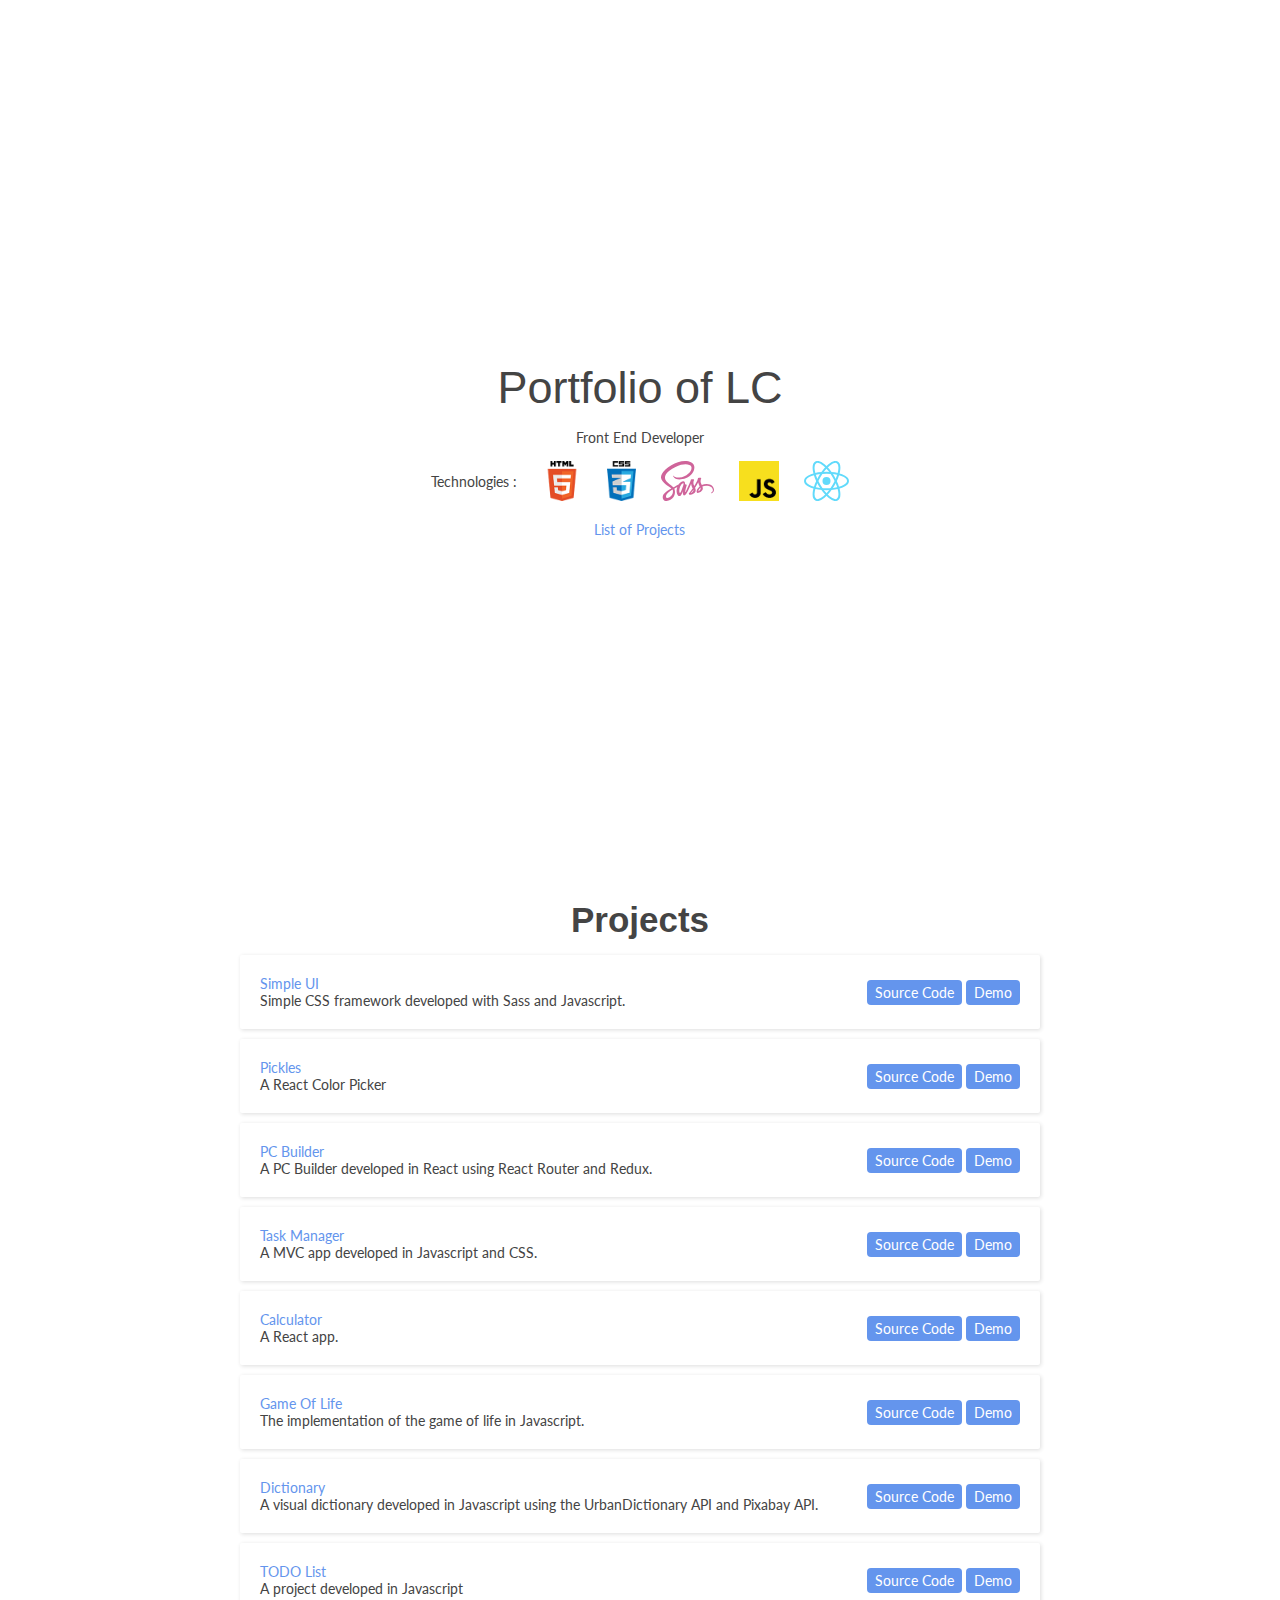
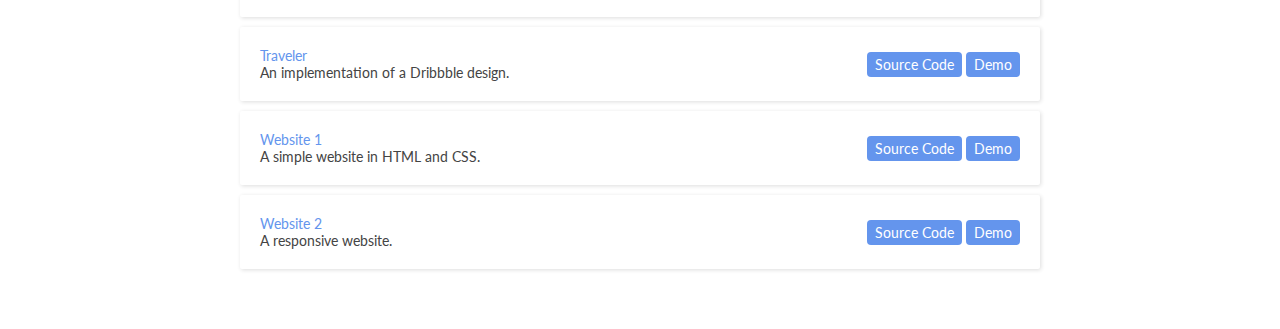
<file: index.html>
<!DOCTYPE html>
<html lang="en">
<head>
    <meta charset="UTF-8">
    <meta name="viewport" content="width=device-width, initial-scale=1.0">
    <meta http-equiv="X-UA-Compatible" content="ie=edge">
    <link rel="stylesheet" href="https://use.fontawesome.com/releases/v5.3.1/css/all.css" integrity="sha384-mzrmE5qonljUremFsqc01SB46JvROS7bZs3IO2EmfFsd15uHvIt+Y8vEf7N7fWAU" crossorigin="anonymous">
    <link href="https://fonts.googleapis.com/css?family=Lato&display=swap" rel="stylesheet">
    <title>Projects</title>
    <style>
        *,
        *::before,
        *::after {
            margin: 0;
            padding: 0;
        }

        body {
            font-family: 'Lato', sans-serif;
            font-size: 14px;
            color: #444;
        }

        h1 {
            font-size: 45px;
            font-family: Haettenschweiler, Impact, 'Arial Narrow Bold', sans-serif;
            font-weight: 500;
        }

        h2 {
            font-size: 35px;
            font-family: Haettenschweiler, Impact, 'Arial Narrow Bold', sans-serif;
        }

        ul {
            list-style: none;
            margin-top: 15px;
            margin-bottom: 50px;
            padding: 0;
            width: 800px;
        }

        li {
            display: flex;
            justify-content: space-between;
            align-items: center;
            padding: 20px;
            margin-bottom: 10px;
            box-shadow: 1px 1px 4px 0 #ddd;
            border-radius: 2px;
        }

        a {
            text-decoration: none;
        }

        .see-more {
            text-align: center;
            color: cornflowerblue;
        }

        .see-more:hover {
            color: rgb(90, 128, 199);
        }   

        .link {
            color: cornflowerblue;
        }

        .link:hover {
            color: rgb(90, 128, 199);
        }

        header {
            height: 100vh;
            display: flex;
            justify-content: center;
            align-items: center;
        }

        .hero {
            padding: 30px;
            display: flex;
            flex-direction: column;
            align-items: center;
        }

        .title {
            margin-top: 15px;
            margin-bottom: 15px;
        }

        .logos {
            display: flex;
            align-items: center;
            margin-bottom: 20px;
        }

        .logos > *:first-child {
            white-space: nowrap;
        }

        .logos > *:not(:first-child) {
            height: 40px;
        }

        .logos > *:not(:last-child) {
            margin-right: 25px;
        }

        main {
            display: flex;
            flex-direction: column;
            align-items: center;
        }

        .btn {
            display: inline-block;
            padding: 4px 8px;
            color: white;
            background-color: cornflowerblue;
            border-radius: 4px;
        }

    </style>
</head>
<body>
    <header>
        <div class="hero">
            <h1>Portfolio of LC</h1>
            <span class="title">Front End Developer</span>
            <div class="logos">
                <span>Technologies :</span>
                <img src="/resourses/img/html5.png" alt="HTML5">
                <img src="/resourses/img/css3.png" alt="CSS3">
                <img src="/resourses/img/sass.svg" alt="Sass">
                <img src="/resourses/img/js.png" alt="Javascript">
                <img src="/resourses/img/react.svg" alt="React">
            </div>
            <a href="#projectslist" class="see-more">
                List of Projects<br>
                <i class="fas fa-chevron-down"></i>
            </a>
        </div>
    </header>
    <main>
        <h2 id="projectslist">Projects</h2>
        <ul>
            <li>
                <div>
                    <a class="link" href="/simpleui">Simple UI</a>
                    <p>Simple CSS framework developed with Sass and Javascript.</p>
                </div>
                <div>
                    <a href="https://github.com/lcprojects/simpleui" class="btn">Source Code</a>
                    <a href="https://lcprojects.github.io/simpleui" class="btn">Demo</a>
                </div>
            </li>
            <li>
                <div>
                    <a class="link" href="/pcbuilder">Pickles</a>
                    <p>A React Color Picker</p>
                </div>
                <div>
                    <a href="https://github.com/lcprojects/pickles" class="btn">Source Code</a>
                    <a href="https://lcprojects.github.io/pickles" class="btn">Demo</a>
                </div>
            </li>
            <li>
                <div>
                    <a class="link" href="/pcbuilder">PC Builder</a>
                    <p>A PC Builder developed in React using React Router and Redux.</p>
                </div>
                <div>
                    <a href="https://github.com/lcprojects/pcbuilder" class="btn">Source Code</a>
                    <a href="https://lcprojects.github.io/pcbuilder" class="btn">Demo</a>
                </div>
            </li>
            <li>
                <div>
                    <a class="link" href="/taskManager">Task Manager</a>
                    <p>A MVC app developed in Javascript and CSS.</p>
                </div>
                <div>
                    <a href="https://github.com/lcprojects/taskManager" class="btn">Source Code</a>
                    <a href="https://lcprojects.github.io/taskManager" class="btn">Demo</a>
                </div>
            </li>
            <li>
                <div>
                    <a class="link" href="/calculator">Calculator</a>
                    <p>A React app.</p>
                </div>
                <div>
                    <a href="https://github.com/lcprojects/calculator" class="btn">Source Code</a>
                    <a href="https://lcprojects.github.io/calculator" class="btn">Demo</a>
                </div>
            </li>
            <li>
                <div>
                    <a class="link" href="/gameOfLife">Game Of Life</a>
                    <p>The implementation of the game of life in Javascript.</p>
                </div>
                <div>
                    <a href="https://github.com/lcprojects/gameOfLife" class="btn">Source Code</a>
                    <a href="https://lcprojects.github.io/gameOfLife" class="btn">Demo</a>
                </div>
            </li>
            <li>
                <div>
                    <a class="link" href="/dictionary">Dictionary</a>
                    <p>A visual dictionary developed in Javascript using the UrbanDictionary API and Pixabay API.</p>
                </div>
                <div>
                    <a href="https://github.com/lcprojects/dictionary" class="btn">Source Code</a>
                    <a href="https://lcprojects.github.io/dictionary" class="btn">Demo</a>
                </div>
            </li>
            <li>
                <div>
                    <a class="link" href="/toDoList">TODO List</a>
                    <p>A project developed in Javascript</p>
                </div>
                <div>
                    <a href="https://github.com/lcprojects/toDoList" class="btn">Source Code</a>
                    <a href="https://lcprojects.github.io/toDoList" class="btn">Demo</a>
                </div>
            </li>
            <li>
                <div>
                    <a class="link" href="/website1">Traveler</a>
                    <p>An implementation of a Dribbble design.</p>
                </div>
                <div>
                    <a href="https://github.com/lcprojects/traveler" class="btn">Source Code</a>
                    <a href="https://lcprojects.github.io/traveler" class="btn">Demo</a>
                </div>
            </li>
            <li>
                <div>
                    <a class="link" href="/website1">Website 1</a>
                    <p>A simple website in HTML and CSS.</p>
                </div>
                <div>
                    <a href="https://github.com/lcprojects/website1" class="btn">Source Code</a>
                    <a href="https://lcprojects.github.io/website1" class="btn">Demo</a>
                </div>
            </li>
            <li>
                <div>
                    <a class="link" href="/website2">Website 2</a>
                    <p>A responsive website.</p>
                </div>
                <div>
                    <a href="https://github.com/lcprojects/website2" class="btn">Source Code</a>
                    <a href="https://lcprojects.github.io/website2" class="btn">Demo</a>
                </div>
            </li>
        </ul>
    </main>
</body>
</html>
</file>
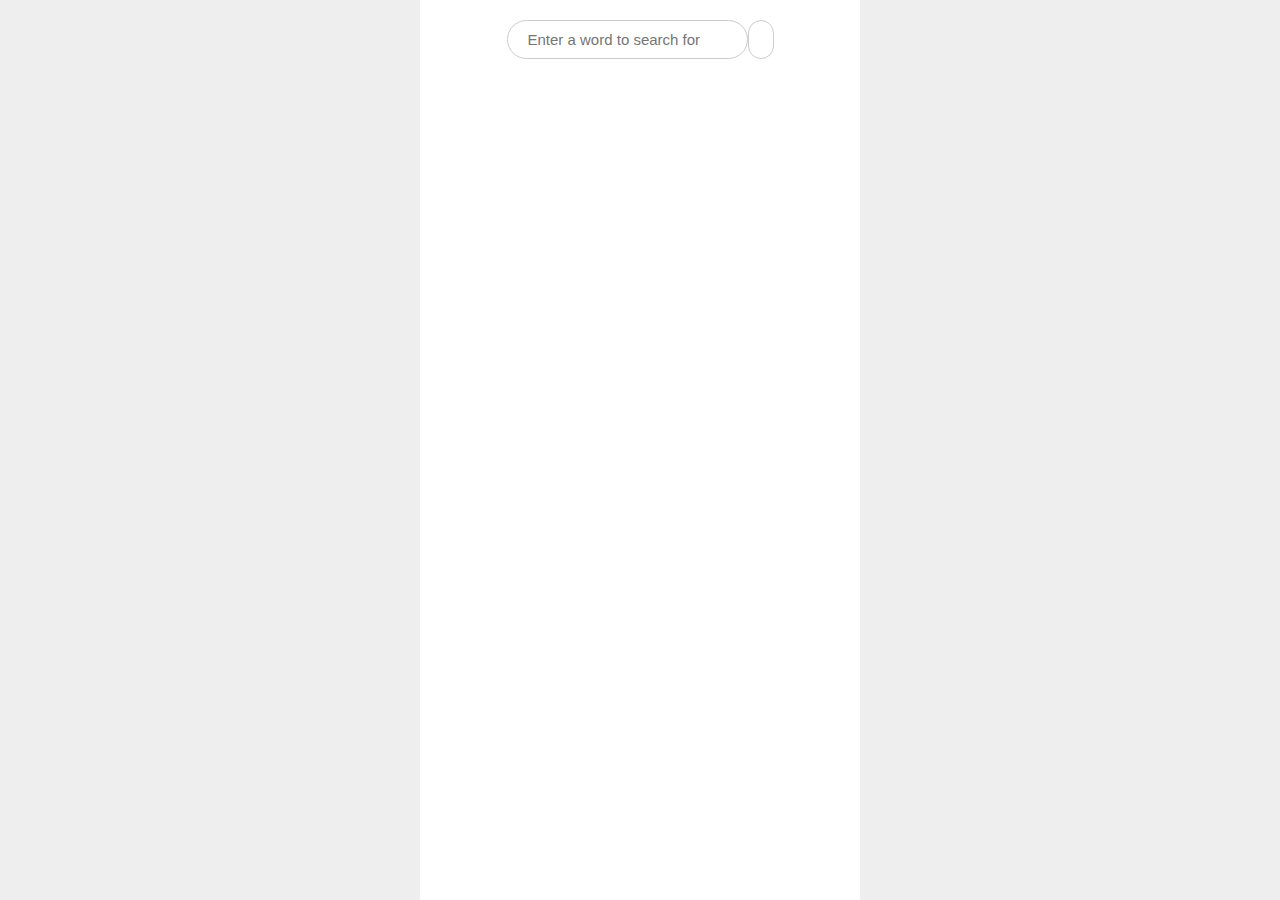
<file: dictionary/index.html>
<!DOCTYPE html>
<html lang="en">
<head>
    <meta charset="UTF-8">
    <meta name="viewport" content="width=device-width, initial-scale=1.0">
    <link href="https://fonts.googleapis.com/css?family=M+PLUS+Rounded+1c:300,400,700" rel="stylesheet">
    <link rel="stylesheet" href="https://use.fontawesome.com/releases/v5.3.1/css/all.css" integrity="sha384-mzrmE5qonljUremFsqc01SB46JvROS7bZs3IO2EmfFsd15uHvIt+Y8vEf7N7fWAU" crossorigin="anonymous">
    <link rel="stylesheet" href="style.css">
    <title>Visual Dictionary</title>
</head>
<body>
    <div class="container">
        <form action="#">
            <input type="text" placeholder="Enter a word to search for">
            <a class="search"><i class="fa fa-search"></i></a>
        </form>
        <figure>
            <a class="arrow left js--left"><i class="fas fa-arrow-left"></i></a>
            <a class="arrow right js--right"><i class="fas fa-arrow-right"></i></a>
            <img alt="word">
        </figure>
        <div class="row">
            <span class="word">Sound</span>
            <!-- <span class="pronounciation">ɪɡ'zæmpəl</span> -->
        </div>
        <div class="row">
            <p class="definition">To be sound: Irish slang. To be sound is a state of existence. It usually refers to someone who willingly does a favour, asked or not, although usually unexpected - Like when you ask for one [rollie] and your given two, or the [bouncer] to an over 21s let's you in when [your 20].\n\nAlternatively, \"sound\" can be used as an adjective to describe a genuine, nice person.</p>
        </div>
        <div class="row">
            <!-- <span class="synonyms-title">Synonyms: </span> -->
            <!-- <span class="synonyms">illustration, instance, representative</span> -->
        </div>
    </div>
    <script src="script.js"></script>
</body>
</html>
</file>
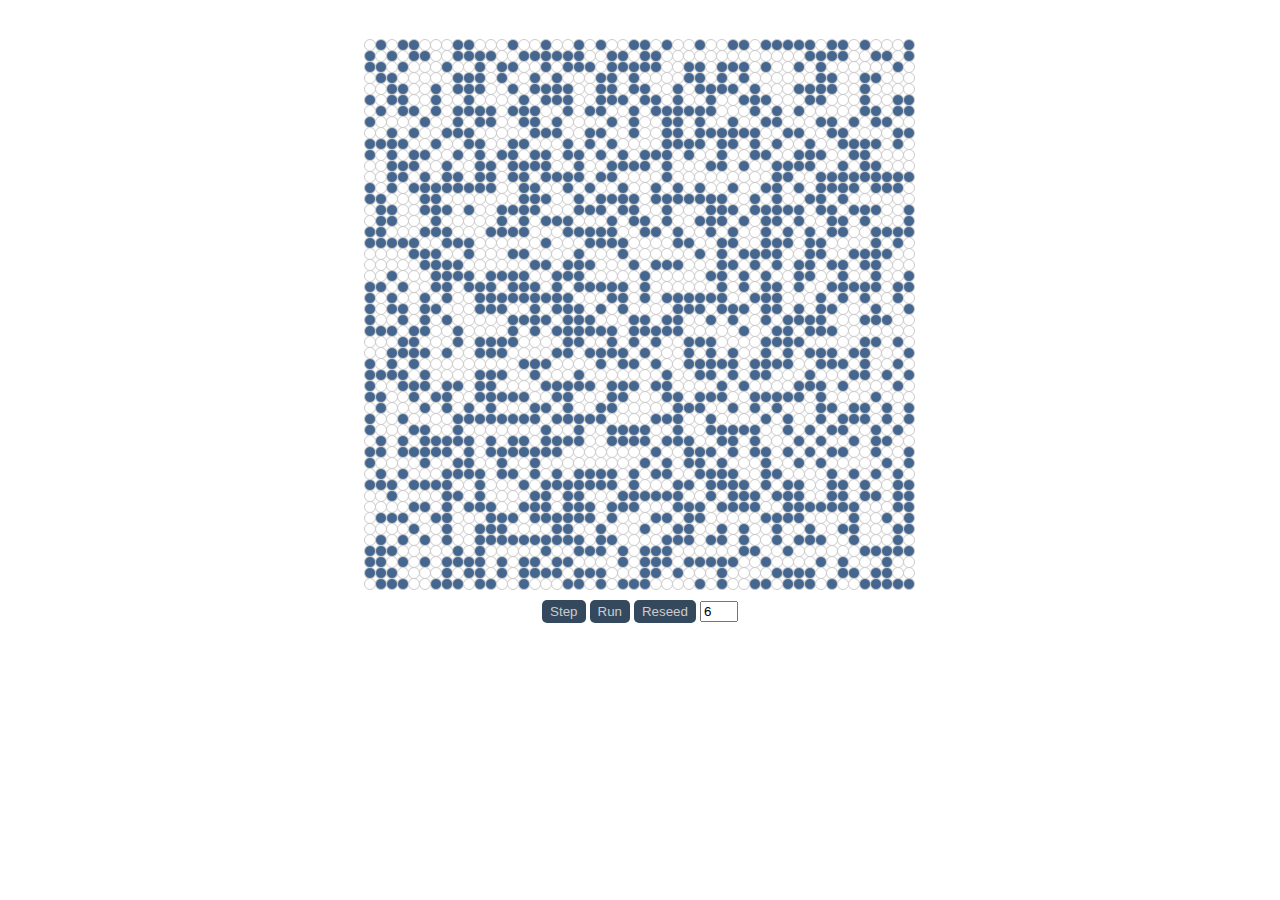
<file: gameOfLife/index.html>
<!DOCTYPE html>
<html lang="en">
<head>
    <meta charset="UTF-8">
    <meta name="viewport" content="width=device-width, initial-scale=1.0">
    <meta http-equiv="X-UA-Compatible" content="ie=edge">
    <link rel="stylesheet" href="style.css">
    <title>Document</title>
</head>
<body>
    <div class="board">
        <div class="cell"></div>
    </div>
    <div class="center">
        <button class="btn btn-step">Step</button>
        <button class="btn btn-run">Run</button>
        <em class="generation"></em>
        <button class="btn btn-restart">Reseed</button>
        <input type="number" value="6" class="input-border" min="0" max="6">
    </div>
    <script src="script.js"></script>
</body>
</html>
</file>
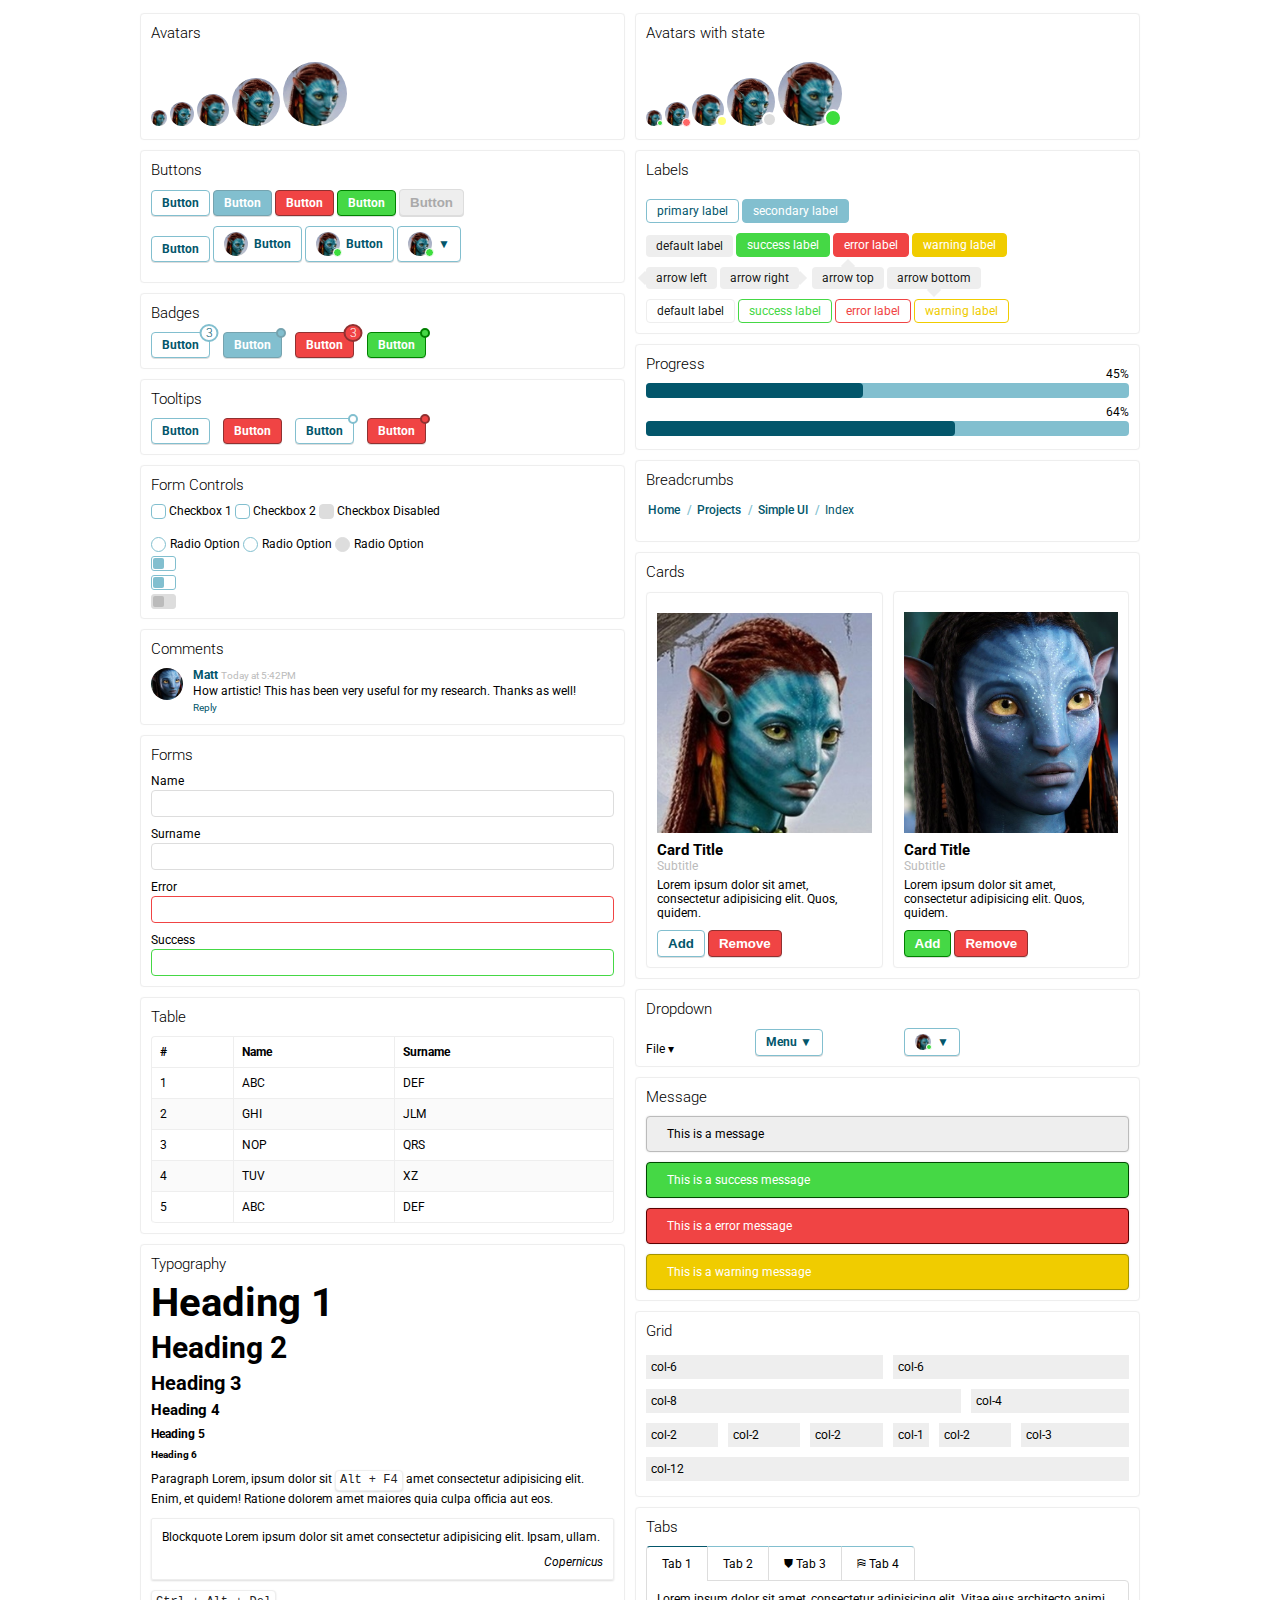
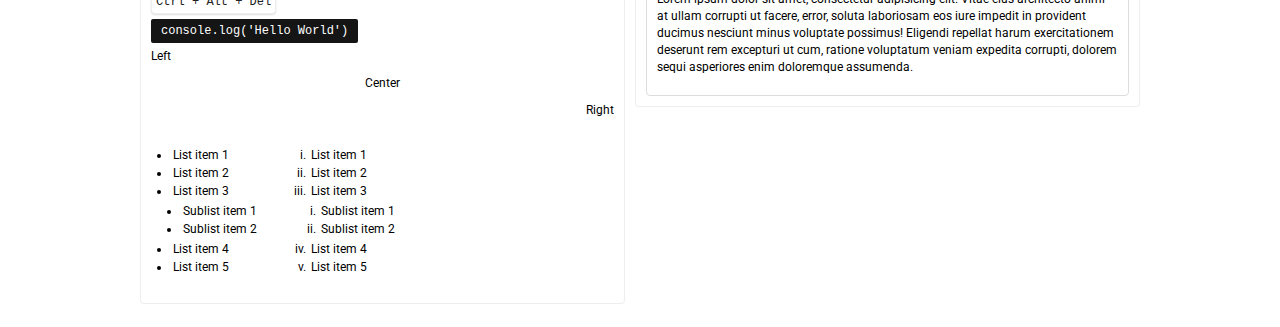
<file: simpleui/index.html>
<!DOCTYPE html>
<html lang="en">
<head>
    <meta charset="UTF-8">
    <meta name="viewport" content="width=device-width, initial-scale=1.0">
    <meta http-equiv="X-UA-Compatible" content="ie=edge">
    <title>Simple UI</title>
    <link rel="stylesheet" href="css/main.css">
    <script src="js/script.js"></script>
</head>
<body>
    <div class="container container-md">

        <div class="columns">
            <div class="col-6">
                <div class="card">
                    <div class="card-header">
                        Avatars
                    </div>
                    <div class="card-body">
                        <div class="avatar avatar-xs">
                            <img src="img/avatar.png" alt="Avatar">
                        </div>
                        <div class="avatar avatar-sm m-t-sm">
                            <img src="img/avatar.png" alt="Avatar">
                        </div>
                        <div class="avatar avatar-md m-t-sm">
                            <img src="img/avatar.png" alt="Avatar">
                        </div>
                        <div class="avatar avatar-lg m-t-sm">
                            <img src="img/avatar.png" alt="Avatar">
                        </div>
                        <div class="avatar avatar-xl m-t-sm">
                            <img src="img/avatar.png" alt="Avatar">
                        </div>
                    </div>
                </div>
                <div class="card">
                    <div class="card-header">
                        Buttons
                    </div>
                    <div class="card-body">
                        <div class="m-b-sm">
                            <a class="btn">Button</a>
                            <a class="btn btn-secondary">Button</a>
                            <a class="btn btn-error">Button</a>
                            <a class="btn btn-success">Button</a>
                            <button class="btn" disabled>Button</button>
                        </div>
                        <div class="m-b-sm">
                            <a class="btn">Button</a>
                            <a class="btn"><div class="avatar"><img src="img/avatar.png"></div>Button</a>
                            <a class="btn"><div class="avatar"><img src="img/avatar.png"><div class="avatar-state online"></div></div>Button</a>
                            <a class="btn"><div class="avatar"><img src="img/avatar.png"><div class="avatar-state online"></div></div>&#9660;</a>
                        </div>
                    </div>
                </div>
                <div class="card">
                    <div class="card-header">
                        Badges
                    </div>
                    <div class="card-body">
                        <a class="btn badge m-r-sm" data-content="3">Button</a>
                        <a class="btn btn-secondary m-r-sm badge">Button</a>
                        <a class="btn btn-error badge m-r-sm" data-content="3">Button</a>
                        <a class="btn btn-success badge m-r-sm">Button</a>
                    </div>
                </div>
                <div class="card">
                    <div class="card-header">
                        Tooltips
                    </div>
                    <div class="card-body">
                        <a class="btn m-r-sm tooltip tooltip-top" data-tooltip="Tooltip Text">Button</a>
                        <a class="btn btn-error m-r-sm tooltip tooltip-bottom" data-tooltip="Tooltip Text">Button</a>
                        <a class="btn m-r-sm badge tooltip tooltip-left" data-tooltip="Tooltip Text">Button</a>
                        <a class="btn btn-error badge m-r-sm tooltip tooltip-right" data-tooltip="Tooltip Text">Button</a>
                    </div>
                </div>
                <div class="card">
                    <div class="card-header">
                        Form Controls
                    </div>
                    <div class="card-body">
                        <label for="checkbox-1" class="checkbox">
                            <input type="checkbox" id="checkbox-1">
                            Checkbox 1
                        </label>
                        <label for="checkbox-2" class="checkbox m-t-sm">
                            <input type="checkbox" id="checkbox-2">
                            Checkbox 2
                        </label>
                        <label for="checkbox-3" class="checkbox m-t-sm">
                            <input type="checkbox" id="checkbox-3" disabled>
                            Checkbox Disabled
                        </label>
                        <br>
                        <br>
                        <label for="radio-1" class="radio">
                            <input type="radio" id="radio-1" name="radio">
                            Radio Option
                        </label>
                        <label for="radio-2" class="radio">
                            <input type="radio" id="radio-2" name="radio">
                            Radio Option
                        </label>
                        <label for="radio-3" class="radio" >
                            <input type="radio" id="radio-3" name="radio" disabled>
                            Radio Option
                        </label>
                        <br>
                        <label for="switch-1" class="switch">
                            <input type="checkbox" id="switch-1">
                        </label>
                        <br>
                        <label for="switch-2" class="switch">
                            <input type="checkbox" id="switch-2">
                        </label>
                        <br>
                        <label for="switch-3" class="switch">
                            <input type="checkbox" id="switch-3" disabled>
                        </label>
                    </div>
                </div>
                <div class="card">
                    <div class="card-header">
                        Comments
                    </div>
                    <div class="card-body">
                        <div class="comments">
                            <div class="comment">
                              <a href="#" class="avatar avatar-md">
                                <img src="img/avatar.jpg">
                              </a>
                              <div class="comment-content">
                                <a href="#" class="comment-author">Matt</a>
                                <span class="comment-date">Today at 5:42PM</span>
                                <div class="comment-text">
                                  How artistic! This has been very useful for my research. Thanks as well!
                                </div>
                                <div class="comment-actions">
                                  <a href="#" class="comment-reply">Reply</a>
                                </div>
                              </div>
                            </div>
                        </div>
                    </div>
                </div>
                <div class="card">
                    <div class="card-header">
                        Forms
                    </div>
                    <div class="card-body">
                        <label class="label-text" for="name">Name</label>
                        <input type="text" class="text-input m-r-sm" name="name" id="name">
                        <label class="label-text m-t-sm" for="surname">Surname</label>
                        <input type="text" class="text-input" name="surname" id="surname">
                        <label class="label-text m-t-sm" for="error">Error</label>
                        <input type="text" class="text-input error" name="error" id="error">
                        <label class="label-text m-t-sm" for="success">Success</label>
                        <input type="text" class="text-input success" name="success" id="success">
                    </div>
                </div>
                <div class="card">
                    <div class="card-header">
                        Table
                    </div>
                    <div class="card-body">
                        <table>
                            <thead>
                                <tr>
                                    <th>#</th>
                                    <th>Name</th>
                                    <th>Surname</th>
                                </tr>
                            </thead>

                            <tbody>
                                <tr>
                                    <td>1</td>
                                    <td>ABC</td>
                                    <td>DEF</td>
                                </tr>
                                <tr>
                                    <td>2</td>
                                    <td>GHI</td>
                                    <td>JLM</td>
                                </tr>
                                <tr>
                                    <td>3</td>
                                    <td>NOP</td>
                                    <td>QRS</td>
                                </tr>
                                <tr>
                                    <td>4</td>
                                    <td>TUV</td>
                                    <td>XZ</td>
                                </tr>
                                <tr>
                                    <td>5</td>
                                    <td>ABC</td>
                                    <td>DEF</td>
                                </tr>
                            </tbody>
                        </table>
                    </div>
                </div>
                <div class="card">
                    <div class="card-header">
                        Typography
                    </div>
                    <div class="card-body">
                        <h1>Heading 1</h1>
                        <h2>Heading 2</h2>
                        <h3>Heading 3</h3>
                        <h4>Heading 4</h4>
                        <h5>Heading 5</h5>
                        <h6>Heading 6</h6>
                        <p>Paragraph Lorem, ipsum dolor sit <kbd>Alt + F4</kbd> amet consectetur adipisicing elit. Enim, et quidem! Ratione dolorem amet maiores quia culpa officia aut eos.</p>
                        <blockquote><p>Blockquote Lorem ipsum dolor sit amet consectetur adipisicing elit. Ipsam, ullam.</p><cite>Copernicus</cite></blockquote>
                        <kbd class="m-b-xs">Ctrl + Alt + Del</kbd>
                        <br>
                        <code class="m-b-xs">console.log('Hello World')</code>
                        <p class="text-left">Left</p>
                        <p class="text-center">Center</p>
                        <p class="text-right">Right</p>
                        <div class="flex-row">
                            <ul>
                                <li>List item 1</li>
                                <li>List item 2</li>
                                <li>List item 3</li>
                                <ul>
                                    <li>Sublist item 1</li>
                                    <li>Sublist item 2</li>
                                </ul>
                                <li>List item 4</li>
                                <li>List item 5</li>
                            </ul>
                            <ul class="lower-roman">
                                <li>List item 1</li>
                                <li>List item 2</li>
                                <li>List item 3</li>
                                <ul>
                                    <li>Sublist item 1</li>
                                    <li>Sublist item 2</li>
                                </ul>
                                <li>List item 4</li>
                                <li>List item 5</li>
                            </ul>
                        </div>
                    </div>
                </div>


            </div>
            <div class="col-6">
                <div class="card">
                    <div class="card-header">
                        Avatars with state
                    </div>
                    <div class="card-body">
                        <div class="avatar avatar-xs">
                            <img src="img/avatar.png" alt="Avatar">
                            <div class="avatar-state online"></div>
                        </div>
                        <div class="avatar avatar-sm m-t-sm">
                            <img src="img/avatar.png" alt="Avatar">
                            <div class="avatar-state busy"></div>
                        </div>
                        <div class="avatar avatar-md m-t-sm">
                            <img src="img/avatar.png" alt="Avatar">
                            <div class="avatar-state away"></div>
                        </div>
                        <div class="avatar avatar-lg m-t-sm">
                            <img src="img/avatar.png" alt="Avatar">
                            <div class="avatar-state offline"></div>
                        </div>
                        <div class="avatar avatar-xl m-t-sm">
                            <img src="img/avatar.png" alt="Avatar">
                            <div class="avatar-state online"></div>
                        </div>
                    </div>
                </div>
                <div class="card">
                    <div class="card-header">
                        Labels
                    </div>
                    <div class="card-body">
                        <div class="label label-primary m-t-sm">primary label</div>
                        <div class="label label-secondary m-t-sm">secondary label</div>
                        <br>
                        <div class="label m-t-sm">default label</div>
                        <div class="label label-success m-t-sm">success label</div>
                        <div class="label label-error m-t-sm">error label</div>
                        <div class="label label-warning m-t-sm">warning label</div>
                        <br>
                        <div class="label m-t-sm arrow-left">arrow left</div>
                        <div class="label m-t-sm arrow-right m-r-sm">arrow right</div>
                        <div class="label m-t-sm arrow-top">arrow top</div>
                        <div class="label m-t-sm arrow-bottom">arrow bottom</div>
                        <br>
                        <div class="label label-border m-t-sm">default label</div>
                        <div class="label label-success label-border m-t-sm">success label</div>
                        <div class="label label-error label-border m-t-sm">error label</div>
                        <div class="label label-warning label-border m-t-sm">warning label</div>
                    </div>
                </div>
                <div class="card">
                    <div class="card-header">
                        Progress
                    </div>
                    <div class="card-body">
                        <div class="progress" data-percentage="45%">
                            <div class="progress-bar"></div>
                            <div class="progress-label">45%</div>
                        </div>
                        <div class="progress m-t-md" data-percentage="64%">
                            <div class="progress-bar"></div>
                            <div class="progress-label">64%</div>
                        </div>
                    </div>
                </div>
                <div class="card">
                    <div class="card-header">
                        Breadcrumbs
                    </div>
                    <div class="card-body">
                        <ul class="breadcrumbs">
                            <li class="breadcrumb"><a href="#">Home</a></li>
                            <li class="breadcrumb"><a href="#">Projects</a></li>
                            <li class="breadcrumb"><a href="#">Simple UI</a></li>
                            <li class="breadcrumb">Index</li>
                        </ul>
                    </div>
                </div>
                <div class="card">
                    <div class="card-header">
                        Cards
                    </div>
                    <div class="card-body flex-row">
                        <div class="card card-mini m-r-sm">
                            <div class="card-header">
                            </div>
                            <div class="card-body">
                                <img src="img/avatar.png" alt="Avatar">
                                <div class="card-title">Card Title</div>
                                <div class="card-subtitle">Subtitle</div>
                                Lorem ipsum dolor sit amet, consectetur adipisicing elit. Quos, quidem.
                            </div>
                            <div class="card-footer">
                                <button class="btn">Add</button>
                                <button class="btn btn-error">Remove</button>
                            </div>
                        </div>
                        <div class="card card-mini">
                            <div class="card-header">
                            </div>
                            <div class="card-body">
                                <img src="img/avatar.jpg" alt="Avatar">
                                <div class="card-title">Card Title</div>
                                <div class="card-subtitle">Subtitle</div>
                                Lorem ipsum dolor sit amet, consectetur adipisicing elit. Quos, quidem.
                            </div>
                            <div class="card-footer">
                                <button class="btn btn-success">Add</button>
                                <button class="btn btn-error">Remove</button>
                            </div>
                        </div>
                    </div>
                </div>
                <div class="card">
                    <div class="card-header">
                        Dropdown
                    </div>
                    <div class="card-body">
                        <div class="dropdown">
                            <div class="dropdown-trigger">File &#9662;</div>
                            <div class="dropdown-menu">
                                <div class="dropdown-item">New</div>
                                <div class="dropdown-item">New Window</div>
                                <div class="dropdown-separator"></div>
                                <div class="dropdown-item">Open File</div>
                                <div class="dropdown-item">Open Folder</div>
                                <div class="dropdown-item">Save</div>
                                <div class="dropdown-item">Save All</div>
                                <div class="dropdown-separator"></div>
                                <div class="dropdown-item">Exit</div>
                            </div>
                        </div>
                        &nbsp;&nbsp;&nbsp;&nbsp;&nbsp;&nbsp;&nbsp;&nbsp;&nbsp;&nbsp;&nbsp;&nbsp;
                        &nbsp;&nbsp;&nbsp;&nbsp;&nbsp;&nbsp;&nbsp;&nbsp;&nbsp;&nbsp;&nbsp;&nbsp;
                        <div class="dropdown">
                            <div class="dropdown-trigger"><a class="btn">Menu &#9660;</a></div>
                            <div class="dropdown-menu">
                                <div class="dropdown-item">New</div>
                                <div class="dropdown-item">New Window</div>
                                <div class="dropdown-separator"></div>
                                <div class="dropdown-item">Open File</div>
                                <div class="dropdown-item">Open Folder</div>
                                <div class="dropdown-item">Save</div>
                                <div class="dropdown-item">Save All</div>
                                <div class="dropdown-separator"></div>
                                <div class="dropdown-item">Exit</div>
                            </div>
                        </div>
                        &nbsp;&nbsp;&nbsp;&nbsp;&nbsp;&nbsp;&nbsp;&nbsp;&nbsp;&nbsp;&nbsp;&nbsp;
                        &nbsp;&nbsp;&nbsp;&nbsp;&nbsp;&nbsp;&nbsp;&nbsp;&nbsp;&nbsp;&nbsp;&nbsp;
                        <div class="dropdown">
                            <div class="dropdown-trigger">
                                <a class="btn">
                                    <div class="avatar avatar-xs">
                                        <img src="img/avatar.png">
                                        <div class="avatar-state online"></div>
                                    </div>
                                    &#9660;
                                </a>
                            </div>
                            <div class="dropdown-menu">
                                <div class="dropdown-item">Online</div>
                                <div class="dropdown-item">Busy</div>
                                <div class="dropdown-item">Away</div>
                                <div class="dropdown-item">Offline</div>
                                <div class="dropdown-separator"></div>
                                <div class="dropdown-item">Sign out</div>
                            </div>
                        </div>
                    </div>
                </div>
                <div class="card">
                    <div class="card-header">
                        Message
                    </div>
                    <div class="card-body">
                        <div class="message">This is a message</div>
                        <div class="message message-success m-t-sm">This is a success message</div>
                        <div class="message message-error m-t-sm">This is a error message</div>
                        <div class="message message-warning m-t-sm">This is a warning message</div>
                    </div>
                </div>
                <div class="card">
                    <div class="card-header">
                        Grid
                    </div>
                    <div class="card-body">
                        <div class="container">
                            <div class="columns">
                                <div class="col-6 p-a-xs flex-row bg-gray">col-6</div>
                                <div class="col-6 p-a-xs flex-row bg-gray">col-6</div>
                            </div>
                            <div class="columns">
                                <div class="col-8 p-a-xs flex-row bg-gray">col-8</div>
                                <div class="col-4 p-a-xs flex-row bg-gray">col-4</div>
                            </div>
                            <div class="columns">
                                <div class="col-2 p-a-xs flex-row bg-gray">col-2</div>
                                <div class="col-2 p-a-xs flex-row bg-gray">col-2</div>
                                <div class="col-2 p-a-xs flex-row bg-gray">col-2</div>
                                <div class="col-1 p-a-xs flex-row bg-gray">col-1</div>
                                <div class="col-2 p-a-xs flex-row bg-gray">col-2</div>
                                <div class="col-3 p-a-xs flex-row bg-gray">col-3</div>
                            </div>
                            <div class="columns">
                                <div class="col-12 p-a-xs flex-row bg-gray">col-12</div>
                            </div>
                        </div>
                    </div>
                </div>

                <div class="card">
                    <div class="card-header">
                        Tabs
                    </div>
                    <div class="card-body">
                        <div class="tab">
                            <div class="tab-h">
                                <div class="tab-h-item active">Tab 1</div>
                                <div class="tab-h-item">Tab 2</div>
                                <div class="tab-h-item">&#9930; Tab 3</div>
                                <div class="tab-h-item">&#9983; Tab 4</div>
                            </div>
                            <div class="tab-b">
                                <div class="tab-b-item active"><p>Lorem ipsum dolor sit amet, consectetur adipisicing elit. Vitae eius architecto animi at ullam corrupti ut facere, error, soluta laboriosam eos iure impedit in provident ducimus nesciunt minus voluptate possimus! Eligendi repellat harum exercitationem deserunt rem excepturi ut cum, ratione voluptatum veniam expedita corrupti, dolorem sequi asperiores enim doloremque assumenda.</p></div>
                                <div class="tab-b-item">Lorem ipsum dolor sit amet, consectetur adipisicing elit. Impedit, facilis? 2</div>
                                <div class="tab-b-item">Lorem ipsum dolor sit amet, consectetur adipisicing elit. Impedit, facilis? 3</div>
                                <div class="tab-b-item">Lorem ipsum dolor sit amet, consectetur adipisicing elit. Impedit, facilis? 4</div>
                            </div>
                        </div>
                    </div>
                </div>


            </div>
        </div>
    </div>
</body>
</html>
</file>
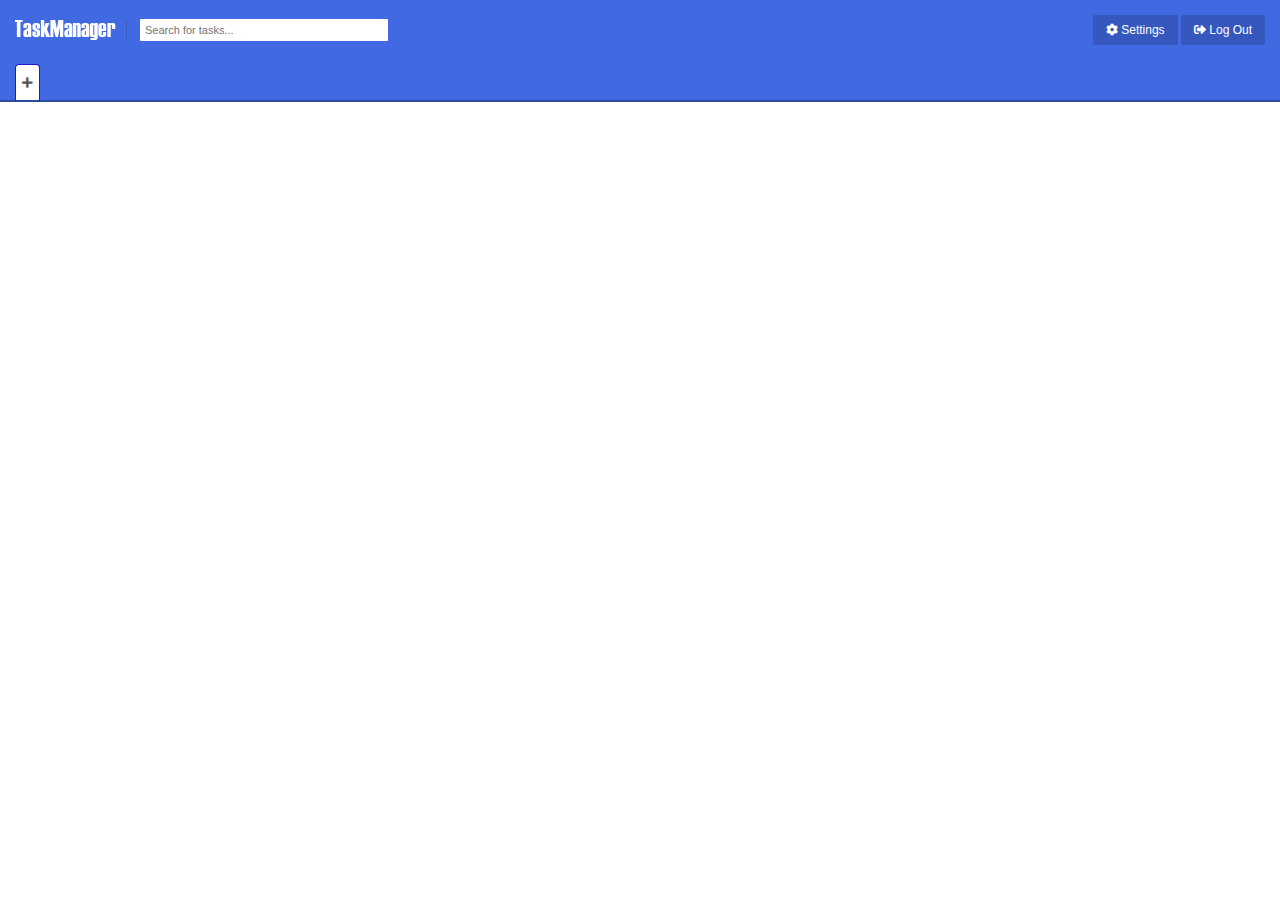
<file: taskManager/index.html>
<!DOCTYPE html>
<html lang="en">
<head>
    <meta charset="UTF-8">
    <meta name="viewport" content="width=device-width, initial-scale=1.0">
    <meta http-equiv="X-UA-Compatible" content="ie=edge">
    <link rel="stylesheet" href="css/fontawesome.min.css">
    <link href="https://fonts.googleapis.com/css?family=Lato|Montserrat:500,600,700,800,900" rel="stylesheet">
    <link rel="stylesheet" href="css/style.css">
    <script src="js/index.js" type="module"></script>
    <title>Task Manager</title>
</head>
<body>

    <div class="popup-box hide" id="create-project-popup">
        <div class="bg-overlay"></div>        
        <div class="popup-content">
            <div class="popup-header">
                Create A New Project
            </div>
            <div class="popup-body">
                <label class="label-text" for="project-name">Name</label>
                <input class="text-input" type="text" name="" id="project-name">
                <label class="label-text m-t-md" for="project-description">Description</label>
                <textarea class="textarea" name="" rows="6" id="project-description"></textarea>
                <div class="text-right m-t-md">
                    <a class="btn btn-secondary close">Cancel</a>
                    <a class="btn" id="create-project--js">Create</a>
                </div>
            </div>
        </div>
    </div>
    
    <div class="popup-box hide" id="add-column-popup">
        <div class="bg-overlay"></div>        
        <div class="popup-content">
            <div class="popup-header">
                Add a New Column
            </div>
            <div class="popup-body">
                <label class="label-text" for="column-name">Name</label>
                <input class="text-input" type="text" name="" id="column-name">
                <div class="text-right m-t-md">
                    <a class="btn btn-secondary close">Cancel</a>
                    <a class="btn" id="create-column--js">Create</a>
                </div>
            </div>
        </div>
    </div>

    <header>
        <div class="header-bar">
            <div class="row">
                <img class="logo" src="img/logo.png" alt="TaskManager">
                <div class="search">
                    <input type="search" value="" placeholder="Search for tasks...">
                </div>
                <div class="actions">
                    <a href="#" class="btn"><i class="fas fa-cog"></i> Settings</a>
                    <a href="#" class="btn"><i class="fas fa-sign-out-alt"></i> Log Out</a>
                </div>
            </div>
            <div class="tabs">
                <ul class="tab-header">
                </ul>
            </div>
        </div>
    </header>
    <main>
        <div class="project-content">
        </div>
    </main>
</body>
</html>
</file>
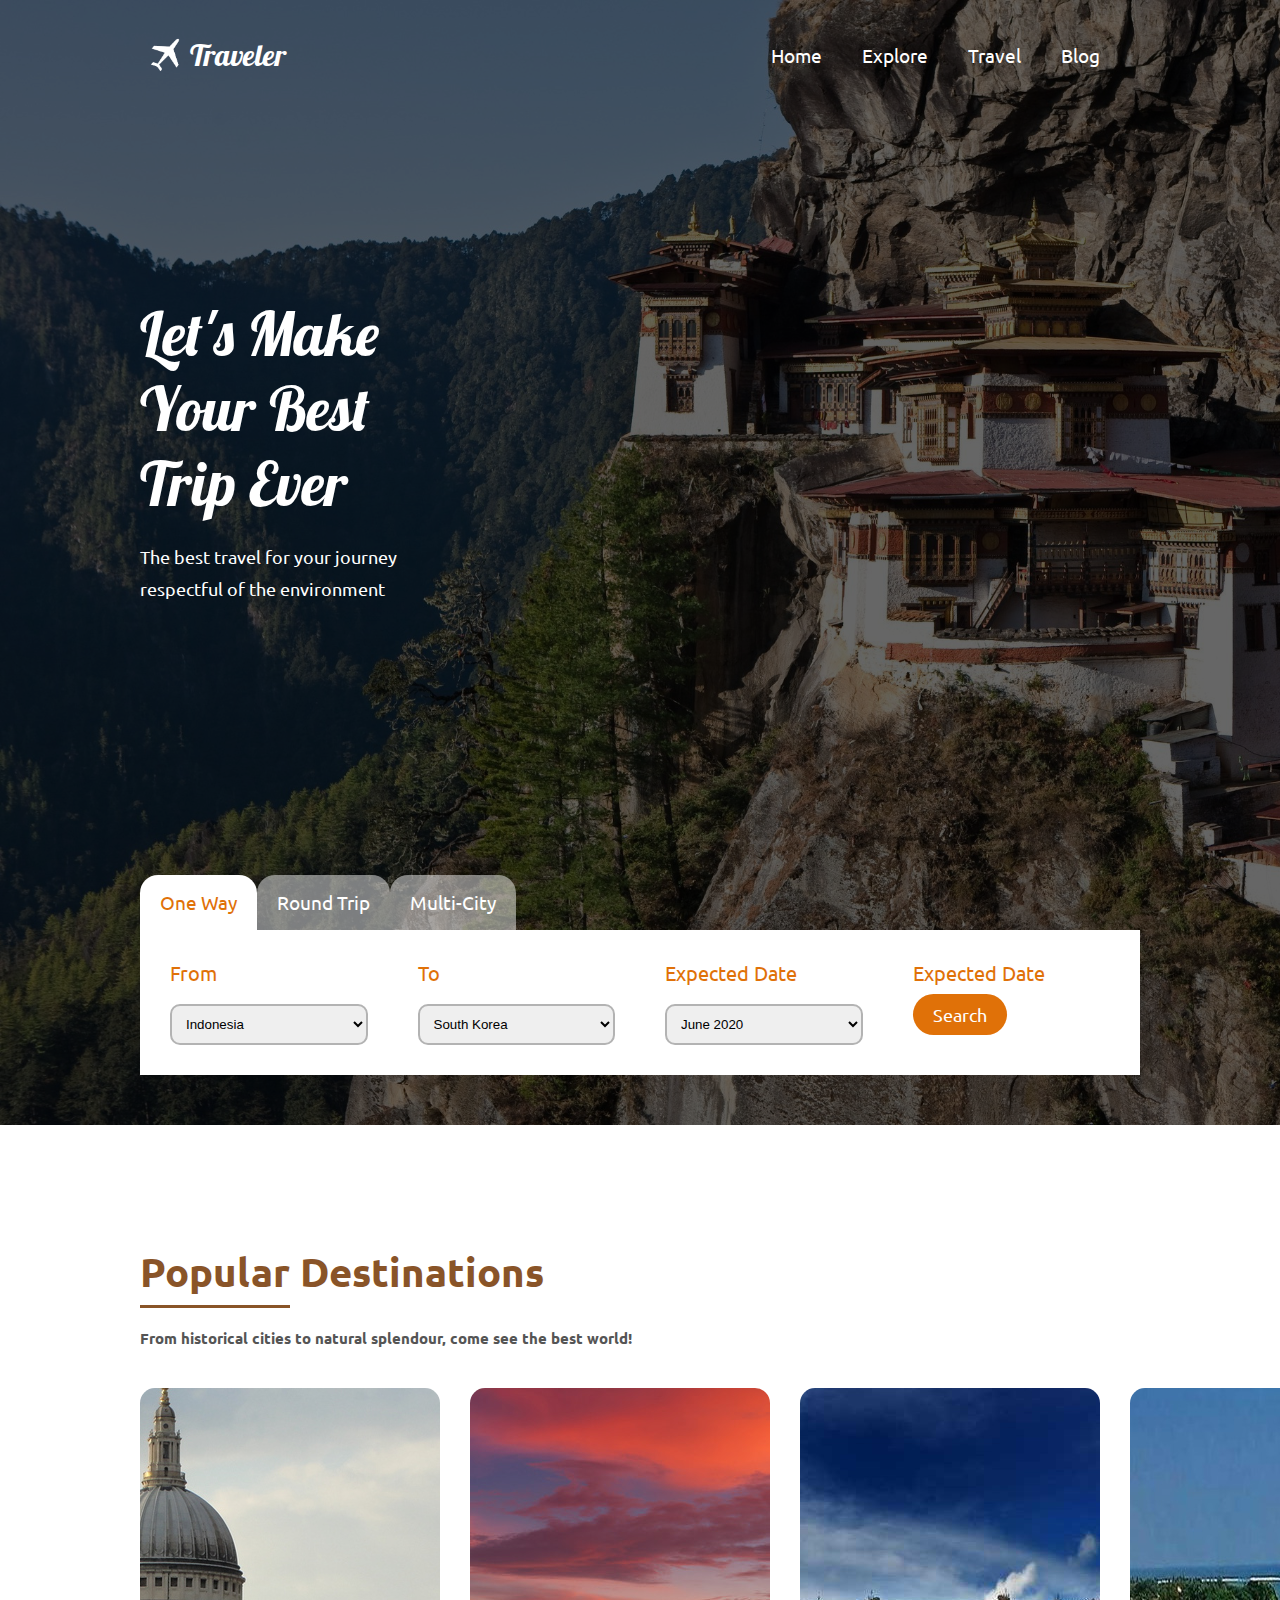
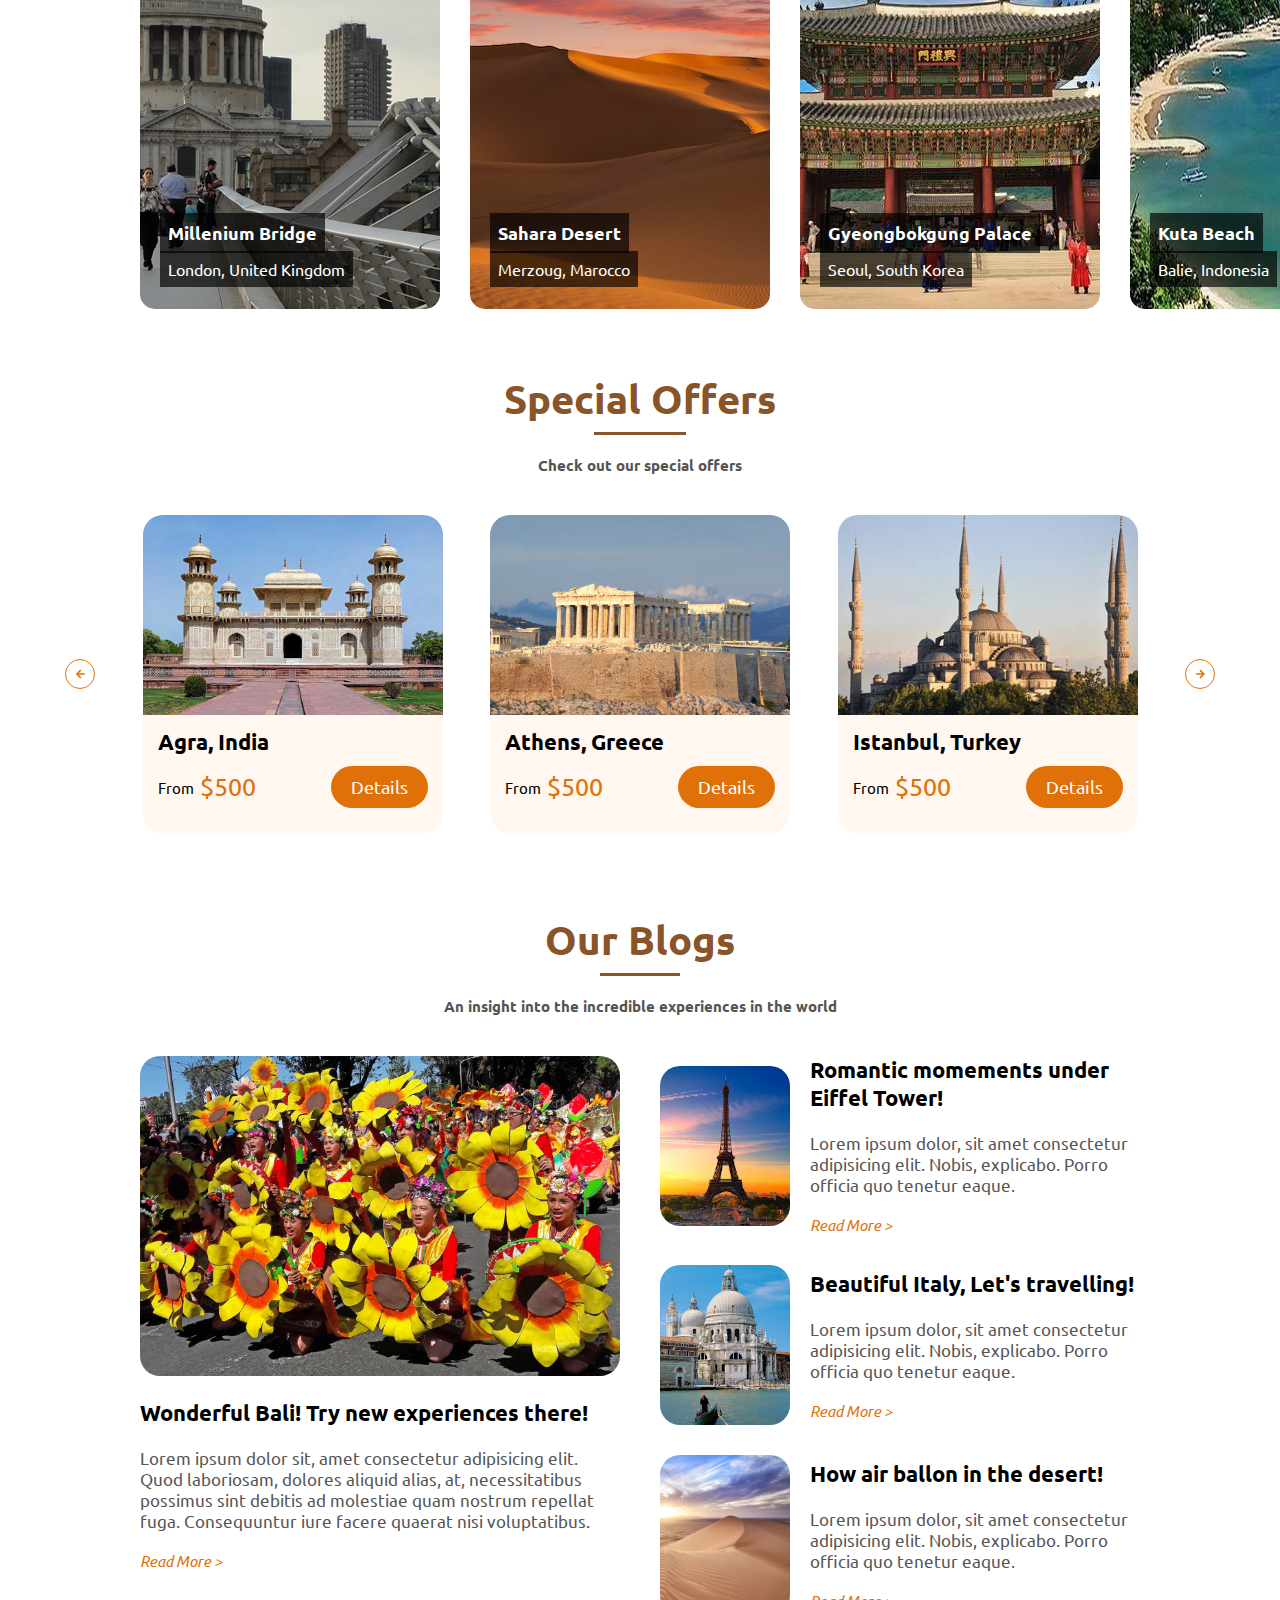
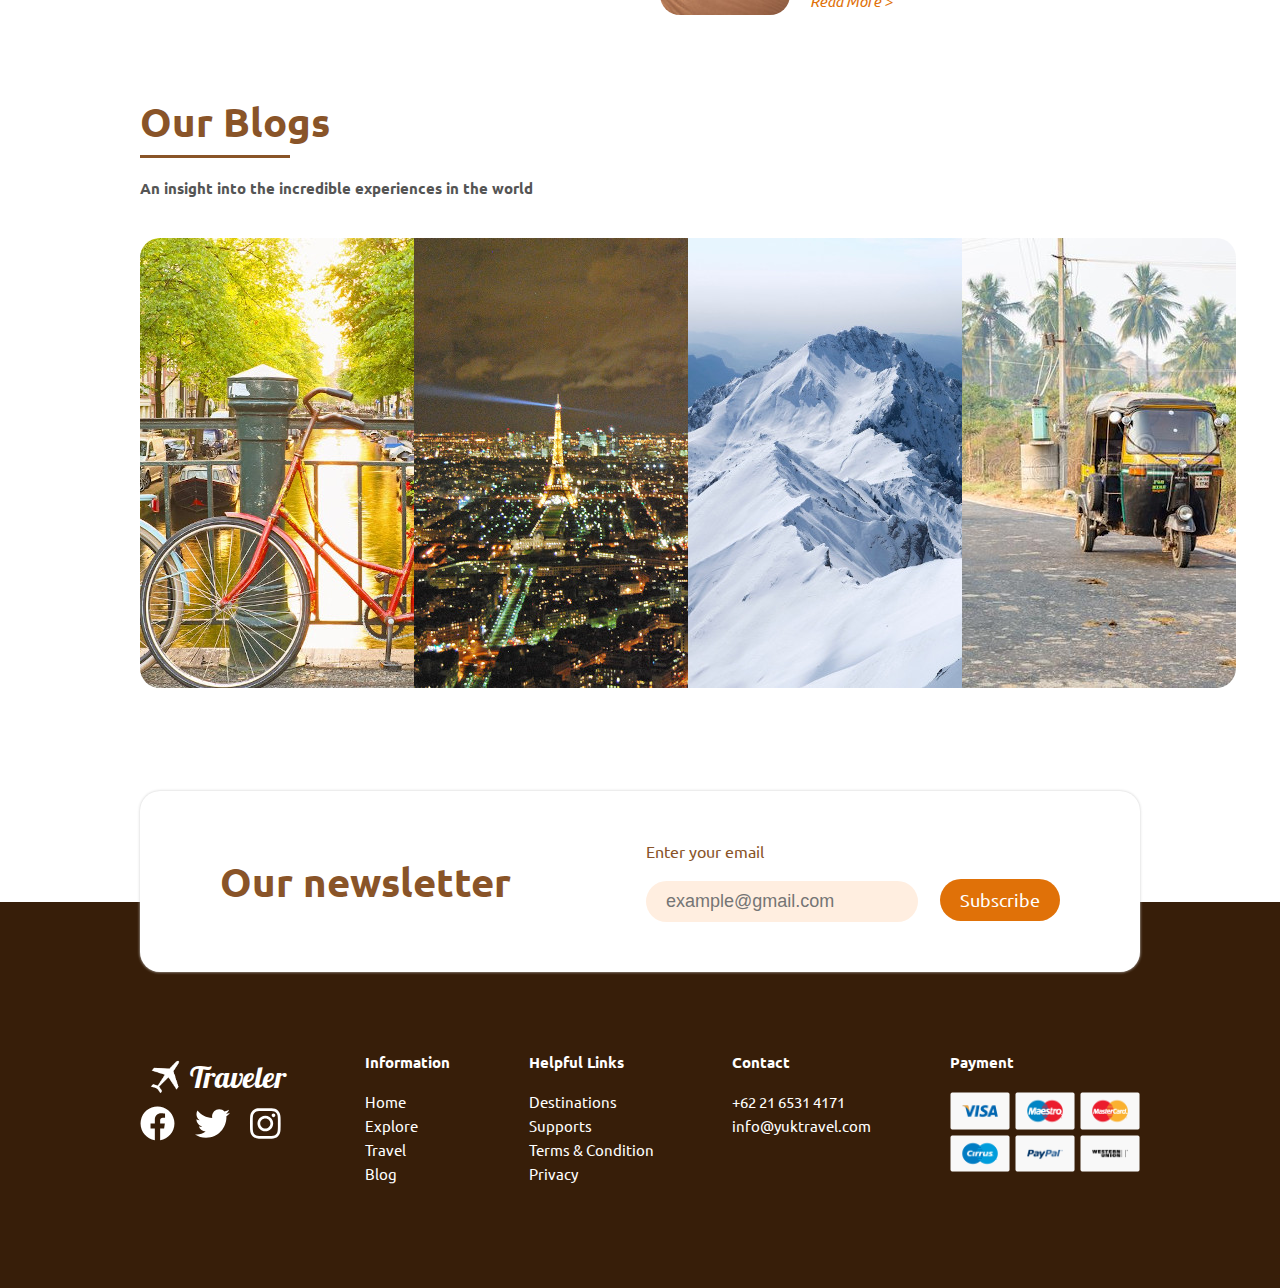
<file: traveler/index.html>
<!DOCTYPE html>
<html lang="en">
<head>
    <meta charset="UTF-8">
    <meta name="viewport" content="width=device-width, initial-scale=1.0">
    <title>Traveler</title>
    <link href="https://fonts.googleapis.com/css2?family=Ubuntu&display=swap" rel="stylesheet">
    <link href="https://fonts.googleapis.com/css2?family=Lobster&display=swap" rel="stylesheet">
    <link rel="stylesheet" href="css/style.css">
    <script src="js/all.min.js"></script>
</head>
<body>
    <header class="header overlay">
        <div class="header-container">
            <div class="top-bar">
                <div class="logo-box">
                    <img src="img/logo.png" alt="Logo" class="logo">
                    <div class="app-name">traveler</div>
                </div>
                <nav class="nav">
                    <ul class="nav-menu">
                        <li><a href="#" class="nav-links">Home</a></li>
                        <li><a href="#" class="nav-links">Explore</a></li>
                        <li><a href="#" class="nav-links">Travel</a></li>
                        <li><a href="#" class="nav-links">Blog</a></li>
                    </ul>
                </nav>
            </div>
            <div class="hero-box">
                <div class="hero-text">Let's make your best trip ever</div>
                <div class="hero-subtext">The best travel for your journey respectful of the environment</div>
            </div>
            <div class="planner">
                <div class="tabs">
                    <div class="tabs-header">
                        <div class="tabs-header-item active">One Way</div>
                        <div class="tabs-header-item">Round Trip</div>
                        <div class="tabs-header-item">Multi-City</div>
                    </div>
                    <div class="tabs-body">
                        <div class="tabs-body-item active">
                            <div class="cols">
                                <div class="col-1-4">
                                    <label for="from">From</label>
                                    <select id="from">
                                        <option value="indonesia">Indonesia</option>
                                    </select>
                                </div>
                                <div class="col-1-4">
                                    <label for="from">To</label>
                                    <select id="from">
                                        <option value="south korea">South Korea</option>
                                    </select>
                                </div>
                                <div class="col-1-4">
                                    <label for="from">Expected Date</label>
                                    <select id="from">
                                        <option value="june2020">June 2020</option>
                                    </select>
                                </div>
                                <div class="col-1-4">
                                    <label for="from">Expected Date</label>
                                    <a href="#" class="button">Search</a>
                                </div>
                            </div>
                        </div>
                    </div>
                </div>
            </div>
        </div>
    </header>
    
    <section class="destinations">
        <div class="destinations-container">
            <div class="section-header">
                <div class="title">Popular Destinations</div>
                <p class="subtitle">From historical cities to natural splendour, come see the best world!</p>
            </div>
            <div class="section-body">
                <div class="slider">
                    <div class="slider-item"><img src="img/millenium-bridge.jpg" alt=""><div class="name">Millenium Bridge</div><div class="location">London, United Kingdom</div></div>
                    <div class="slider-item"><img src="img/./sahara-desert.jpg" alt=""><div class="name">Sahara Desert</div><div class="location">Merzoug, Marocco</div></div>
                    <div class="slider-item"><img src="img/gyeongbokgung-palace.jpg" alt=""><div class="name">Gyeongbokgung Palace</div><div class="location">Seoul, South Korea</div></div>
                    <div class="slider-item"><img src="img/kuta-beach.jpg" alt=""><div class="name">Kuta Beach</div><div class="location">Balie, Indonesia</div></div>
                </div>
            </div>
        </div>
    </section>
    
    <section class="special-offers">
        <div class="special-offers-container">
            <div class="section-header">
                <div class="title title-center">Special Offers</div>
                <p class="subtitle subtitle-center">Check out our special offers</p>
            </div>
            <div class="cards-slider">
                <div class="card-arrow"><i class="fas fa-arrow-left"></i></div>
                <div class="card">
                    <img src="img/agra.jpg" alt="Agra, India" class="card-image">
                    <p class="card-title">Agra, India</p>
                    <div class="stars">
                        <div class="star"></div>
                        <div class="star"></div>
                        <div class="star"></div>
                        <div class="star"></div>
                        <div class="star"></div>
                    </div>
                    <div class="card-footer">
                        From <div class="price">&nbsp;$500</div>
                        <a href="#" class="button">Details</a>
                    </div>
                </div>
                <div class="card">
                    <img src="img/athens.jpg" alt="Athens, Greece" class="card-image">
                    <p class="card-title">Athens, Greece</p>
                    <div class="stars">
                        <div class="star"></div>
                        <div class="star"></div>
                        <div class="star"></div>
                        <div class="star"></div>
                        <div class="star"></div>
                    </div>
                    <div class="card-footer">
                        From <div class="price">&nbsp;$500</div>
                        <a href="#" class="button">Details</a>
                    </div>
                </div>
                <div class="card">
                    <img src="img/istanbul.jpg" alt="Istanbul, Turkey" class="card-image">
                    <p class="card-title">Istanbul, Turkey</p>
                    <div class="stars">
                        <div class="star"></div>
                        <div class="star"></div>
                        <div class="star"></div>
                        <div class="star"></div>
                        <div class="star"></div>
                    </div>
                    <div class="card-footer">
                        From <div class="price">&nbsp;$500</div>
                        <a href="#" class="button">Details</a>
                    </div>
                </div>
                <div class="card-arrow"><i class="fas fa-arrow-right"></i></div>
            </div>
        </div>
    </section>

    <section class="our-blogs">
        <div class="our-blogs-container">
            <div class="section-header">
                <div class="title title-center">Our Blogs</div>
                <p class="subtitle subtitle-center">An insight into the incredible experiences in the world</p>
            </div>

            <div class="articles">
                <div class="col-1-2">
                    <img src="img/article-image.jpg" alt="Street Festival" class="article-image">
                    <p class="article-title">Wonderful Bali! Try new experiences there!</p>
                    <p class="article-text">Lorem ipsum dolor sit, amet consectetur adipisicing elit. Quod laboriosam, dolores aliquid alias, at, necessitatibus possimus sint debitis ad molestiae quam nostrum repellat fuga. Consequuntur iure facere quaerat nisi voluptatibus.</p>
                    <a href="#" class="read-more">Read More ></a>
                </div>
                <div class="col-1-2">
                    <div class="article-short">
                        <img src="img/eiffel-tower.jpg" alt="" class="article-short-image">
                        <div class="article-summary">
                            <div class="article-title">Romantic momements under Eiffel Tower!</div>
                            <div class="article-text">Lorem ipsum dolor, sit amet consectetur adipisicing elit. Nobis, explicabo. Porro officia quo tenetur eaque.</div>
                            <a href="#" class="read-more">Read More ></a>
                        </div>
                    </div>
                    <div class="article-short">
                        <img src="img/italy.jpg" alt="" class="article-short-image">
                        <div class="article-summary">
                            <div class="article-title">Beautiful Italy, Let's travelling!</div>
                            <div class="article-text">Lorem ipsum dolor, sit amet consectetur adipisicing elit. Nobis, explicabo. Porro officia quo tenetur eaque.</div>
                            <a href="#" class="read-more">Read More ></a>
                        </div>
                    </div>
                    <div class="article-short">
                        <img src="img/desert.jpg" alt="" class="article-short-image">
                        <div class="article-summary">
                            <div class="article-title">How air ballon in the desert!</div>
                            <div class="article-text">Lorem ipsum dolor, sit amet consectetur adipisicing elit. Nobis, explicabo. Porro officia quo tenetur eaque.</div>
                            <a href="#" class="read-more">Read More ></a>
                        </div>
                    </div>
                </div>
            </div>
        </div>
    </section>

    <section class="destination-gallery">
        <div class="destination-gallery-container">
            <div class="section-header">
                <div class="title">Our Blogs</div>
                <p class="subtitle">An insight into the incredible experiences in the world</p>
            </div>
            <div class="gallery">
                <div class="image-box">
                    <img src="img/gallery-1.jpg" alt="Bicycle" class="gallery-image">
                </div>
                <div class="image-box">
                    <img src="img/gallery-2.jpg" alt="Aerial Views" class="gallery-image">
                </div>
                <div class="image-box">
                    <img src="img/gallery-3.jpg" alt="Mountain Tops" class="gallery-image">
                </div>
                <div class="image-box">
                    <img src="img/gallery-4.jpg" alt="Tuk Tuk Adventure" class="gallery-image">
                </div>
            </div>
        </div>
    </section>

    <section class="newsletter">
        <div class="newsletter-container">
            <div class="newsletter-box">
                <span class="newsletter-name">Our newsletter</span>
                <div class="email-box">
                    <label for="email" class="email-label">Enter your email</label>
                    <input class="email-input" type="text" placeholder="example@gmail.com">
                    <button class="button">Subscribe</button>
                </div>
            </div>
        </div>
    </section>

    <footer>
        <div class="footer-container">
            <div class="col-1-5">
                <div class="logo-box">
                    <img src="img/logo.png" alt="Logo" class="logo">
                    <div class="app-name">traveler</div>
                </div>
                <div class="social-links">
                    <div class="social-link"><i class="fab fa-facebook"></i></div>
                    <div class="social-link"><i class="fab fa-twitter"></i></div>
                    <div class="social-link"><i class="fab fa-instagram"></i></div>
                </div>
            </div>
            <div class="col-1-5">
                <div class="links-title">Information</div>
                <ul class="links-list">
                    <li><a class="list-link" href="">Home</a></li>
                    <li><a class="list-link" href="">Explore</a></li>
                    <li><a class="list-link" href="">Travel</a></li>
                    <li><a class="list-link" href="">Blog</a></li>
                </ul>
            </div>
            <div class="col-1-5">
                <div class="links-title">Helpful Links</div>
                <ul class="links-list">
                    <li><a class="list-link" href="">Destinations</a></li>
                    <li><a class="list-link" href="">Supports</a></li>
                    <li><a class="list-link" href="">Terms & Condition</a></li>
                    <li><a class="list-link" href="">Privacy</a></li>
                </ul>
            </div>
            <div class="col-1-5">
                <div class="links-title">Contact</div>
                <ul class="links-list">
                    <li><span class="list-link">+62 21 6531 4171</li>
                    <li><span class="list-link">info@yuktravel.com</li>
                </ul>
            </div>
            <div class="col-1-5">
                <div class="links-title">Payment</div>
                <div class="payment-methods-row">
                    <img src="img/visa.png" title="Visa" class="payment-method">
                    <img src="img/mastercard.png" title="Mastercard" class="payment-method">
                    <img src="img/maestro.png" title="Maestro" class="payment-method">
                </div>
                <div class="payment-methods-row">
                    <img src="img/cirrus.png" title="Cirrus" class="payment-method">
                    <img src="img/paypal.png" title="PayPal" class="payment-method">
                    <img src="img/westernunion.png" title="Western Union" class="payment-method">
                </div>
            </div>
        </div>
    </footer>
</body>
</html>
</file>
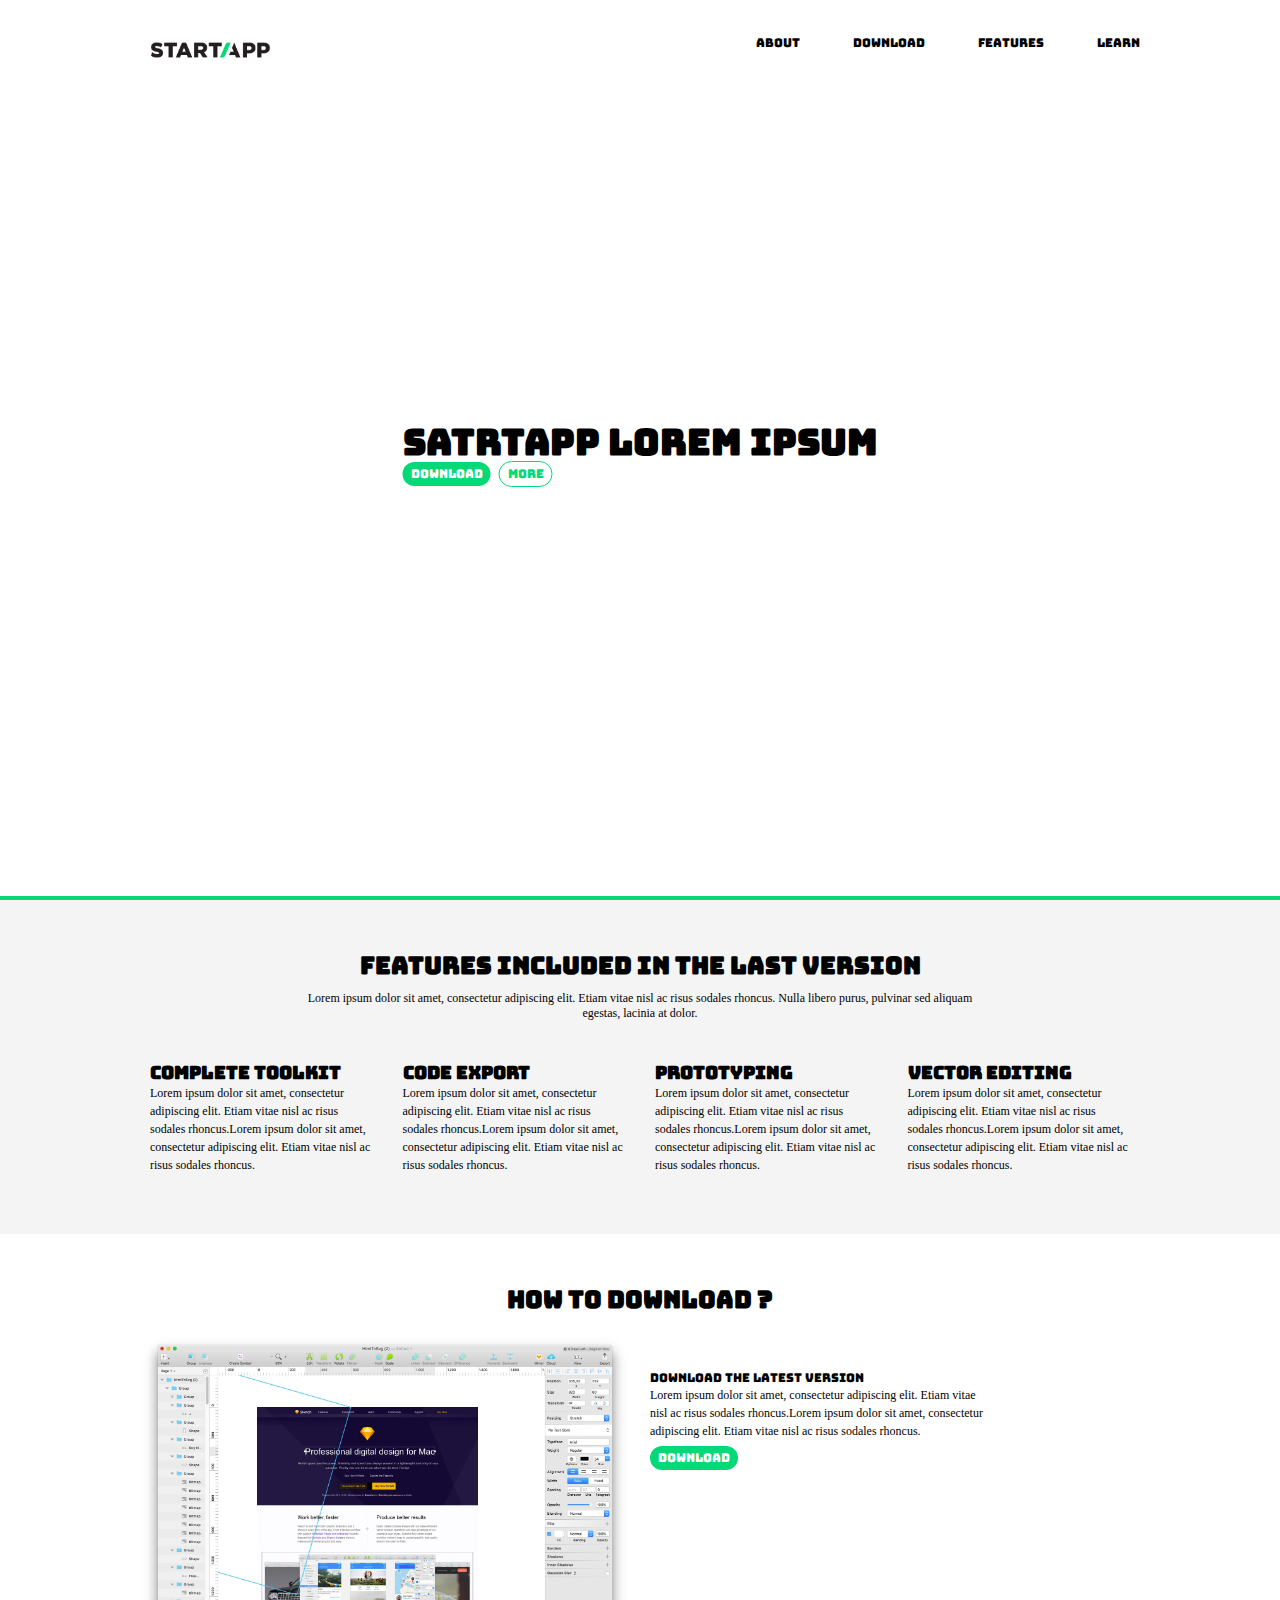
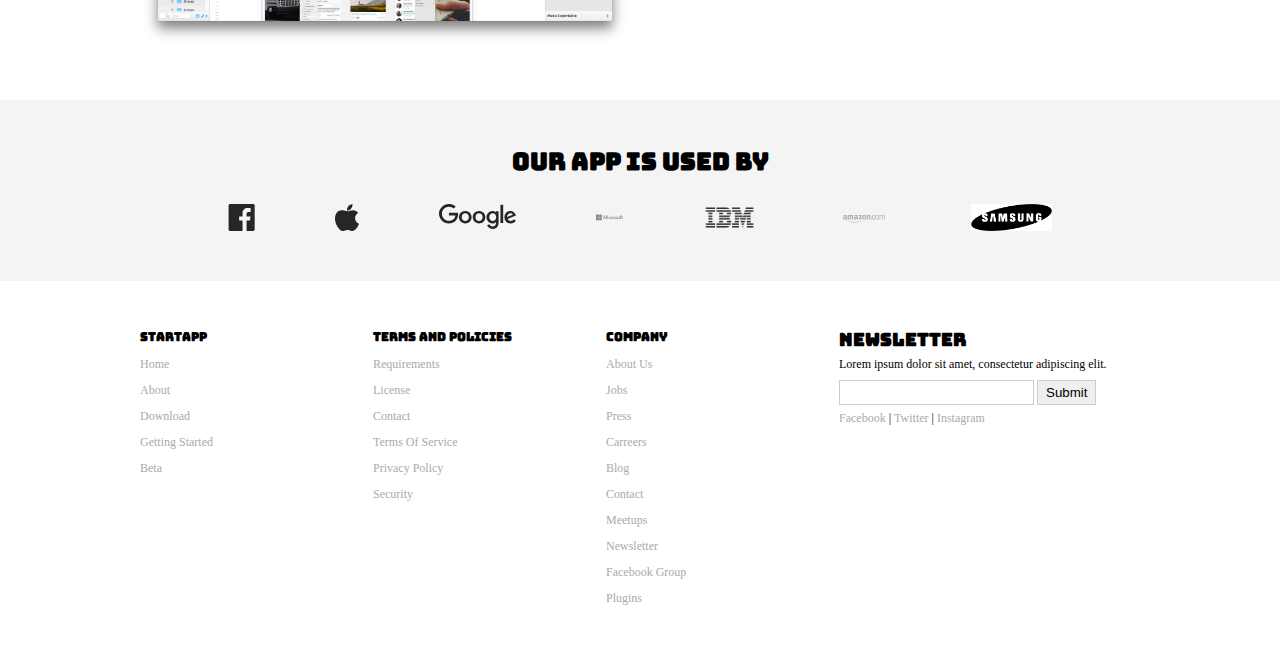
<file: website1/index.html>
<!DOCTYPE html>
<html lang="en">
<head>
    <meta charset="UTF-8">
    <meta name="viewport" content="width=device-width, initial-scale=1.0">
    <meta http-equiv="X-UA-Compatible" content="ie=edge">
    <title>Website 1</title>
    <link rel="stylesheet" href="https://use.fontawesome.com/releases/v5.3.1/css/all.css" integrity="sha384-mzrmE5qonljUremFsqc01SB46JvROS7bZs3IO2EmfFsd15uHvIt+Y8vEf7N7fWAU" crossorigin="anonymous">
    <link href="https://fonts.googleapis.com/css?family=Changa+One" rel="stylesheet">
    <link href="https://fonts.googleapis.com/css?family=Bungee" rel="stylesheet">
    <link rel="stylesheet" href="style.css">
</head>
<body>
    <header>
        <nav>
            <div class="row">
                <img src="img/logo.jpg" class="logo" alt="XPTO App">
                <ul class="main-nav">
                    <li><a href="#">About</a></li>
                    <li><a href="#">Download</a></li>
                    <li><a href="#">Features</a></li>
                    <li><a href="#">Learn</a></li>
                </ul>
            </div>
        </nav>
        <div class="title-box">
            <h1>SATRTAPP lorem ipsum</h1>
            <a href="#" class="download">Download</a>
            <a href="#" class="more">More</a>
        </div>
    </header>
    <section class="features">
        <div class="row">
            <h2>Features included in the last version</h2>
            <p class="description">Lorem ipsum dolor sit amet, consectetur adipiscing elit. Etiam vitae nisl ac risus sodales rhoncus. Nulla libero purus, pulvinar sed aliquam egestas, lacinia at dolor.</p>
            <ul class="features-list">
                <li>
                    <i class="fas fa-box"></i>
                    <h3>Complete Toolkit</h3>
                    <p>Lorem ipsum dolor sit amet, consectetur adipiscing elit. Etiam vitae nisl ac risus sodales rhoncus.Lorem ipsum dolor sit amet, consectetur adipiscing elit. Etiam vitae nisl ac risus sodales rhoncus.</p>
                </li>
                <li>
                    <i class="fas fa-angle-double-right"></i>
                    <h3>Code Export</h3>
                    <p>Lorem ipsum dolor sit amet, consectetur adipiscing elit. Etiam vitae nisl ac risus sodales rhoncus.Lorem ipsum dolor sit amet, consectetur adipiscing elit. Etiam vitae nisl ac risus sodales rhoncus.</p>
                </li>
                <li>
                    <i class="fas fa-code"></i>
                    <h3>Prototyping</h3>
                    <p>Lorem ipsum dolor sit amet, consectetur adipiscing elit. Etiam vitae nisl ac risus sodales rhoncus.Lorem ipsum dolor sit amet, consectetur adipiscing elit. Etiam vitae nisl ac risus sodales rhoncus.</p>
                </li>
                <li>
                    <i class="far fa-compass"></i>
                    <h3>Vector Editing</h3>
                    <p>Lorem ipsum dolor sit amet, consectetur adipiscing elit. Etiam vitae nisl ac risus sodales rhoncus.Lorem ipsum dolor sit amet, consectetur adipiscing elit. Etiam vitae nisl ac risus sodales rhoncus.</p>
                </li>
            </ul>
            <div style="clear:both"></div>
        </div>
    </section>
    <section class="section-download">
        <h2>How to download ?</h2>
        <div class="row">
            <div class="col">
                <img src="img/screenshot.jpg" alt="Screenshot" class="screenshot">
            </div>
            <div class="col">
                <div class="download-col">
                    <i class="fa fa-arrow-down"></i>
                    <p class="download-title">Download the latest version</p>
                    <p class="download-text">Lorem ipsum dolor sit amet, consectetur adipiscing elit. Etiam vitae nisl ac risus sodales rhoncus.Lorem ipsum dolor sit amet, consectetur adipiscing elit. Etiam vitae nisl ac risus sodales rhoncus.</p>
                    <a href="#" class="download">Download</a>
                </div>
            </div>
        </div>
        <div style="clear:both"></div>
    </section>
    <section class="used-by">
        <h2>Our App Is Used By</h2>
        <div class="row">
            <div class="companies">
                <img src="img/logo-facebook.svg" alt="Facebook">
                <img src="img/logo-apple.svg" alt="Apple">
                <img src="img/logo-google.svg" alt="Google">
                <img src="img/logo-microsoft.png" alt="Microsoft">
                <img src="img/logo-ibm.png" alt="IBM">
                <img src="img/logo-amazon.png" alt="Amazon">
                <img src="img/logo-samsung.jpg" alt="Samsung">
                <div style="clear:both;"></div>
            </div>
        </div>
    </section>
    <footer>
        <div class="row">
            <div class="col-footer-1">
                <h4>StartApp</h4>
                <ul>
                    <li><a href="#">Home</a></li>
                    <li><a href="#">About</a></li>
                    <li><a href="#">Download</a></li>
                    <li><a href="#">Getting Started</a></li>
                    <li><a href="#">Beta</a></li>
                </ul>
            </div>
            <div class="col-footer-1">
                <h4>Terms and Policies</h4>
                <ul>
                    <li><a href="#">Requirements</a></li>
                    <li><a href="#">License</a></li>
                    <li><a href="#">Contact</a></li>
                    <li><a href="#">Terms Of Service</a></li>
                    <li><a href="#">Privacy Policy</a></li>
                    <li><a href="#">Security</a></li>
                </ul>
            </div>
            <div class="col-footer-1">
                <h4>Company</h4>
                <ul>
                    <li><a href="#">About Us</a></li>
                    <li><a href="#">Jobs</a></li>
                    <li><a href="#">Press</a></li>
                    <li><a href="#">Carreers</a></li>
                    <li><a href="#">Blog</a></li>
                    <li><a href="#">Contact</a></li>
                    <li><a href="#">Meetups</a></li>
                    <li><a href="#">Newsletter</a></li>
                    <li><a href="#">Facebook Group</a></li>
                    <li><a href="#">Plugins</a></li>
                </ul>
            </div>
            <div class="col-footer-2">
                <h3>Newsletter</h3>
                <p class="newsletter-text">Lorem ipsum dolor sit amet, consectetur adipiscing elit.</p>
                <form>
                    <input type="text">
                    <input type="submit">
                </form>
                <ul>
                    <li><a href="#">Facebook</a></li> | 
                    <li><a href="#">Twitter</a></li> | 
                    <li><a href="#">Instagram</a></li>
                </ul>
                <p></p>
            </div>
            <div style="clear:both;"></div>
        </div>
    </footer>
</body>
</html>
</file>
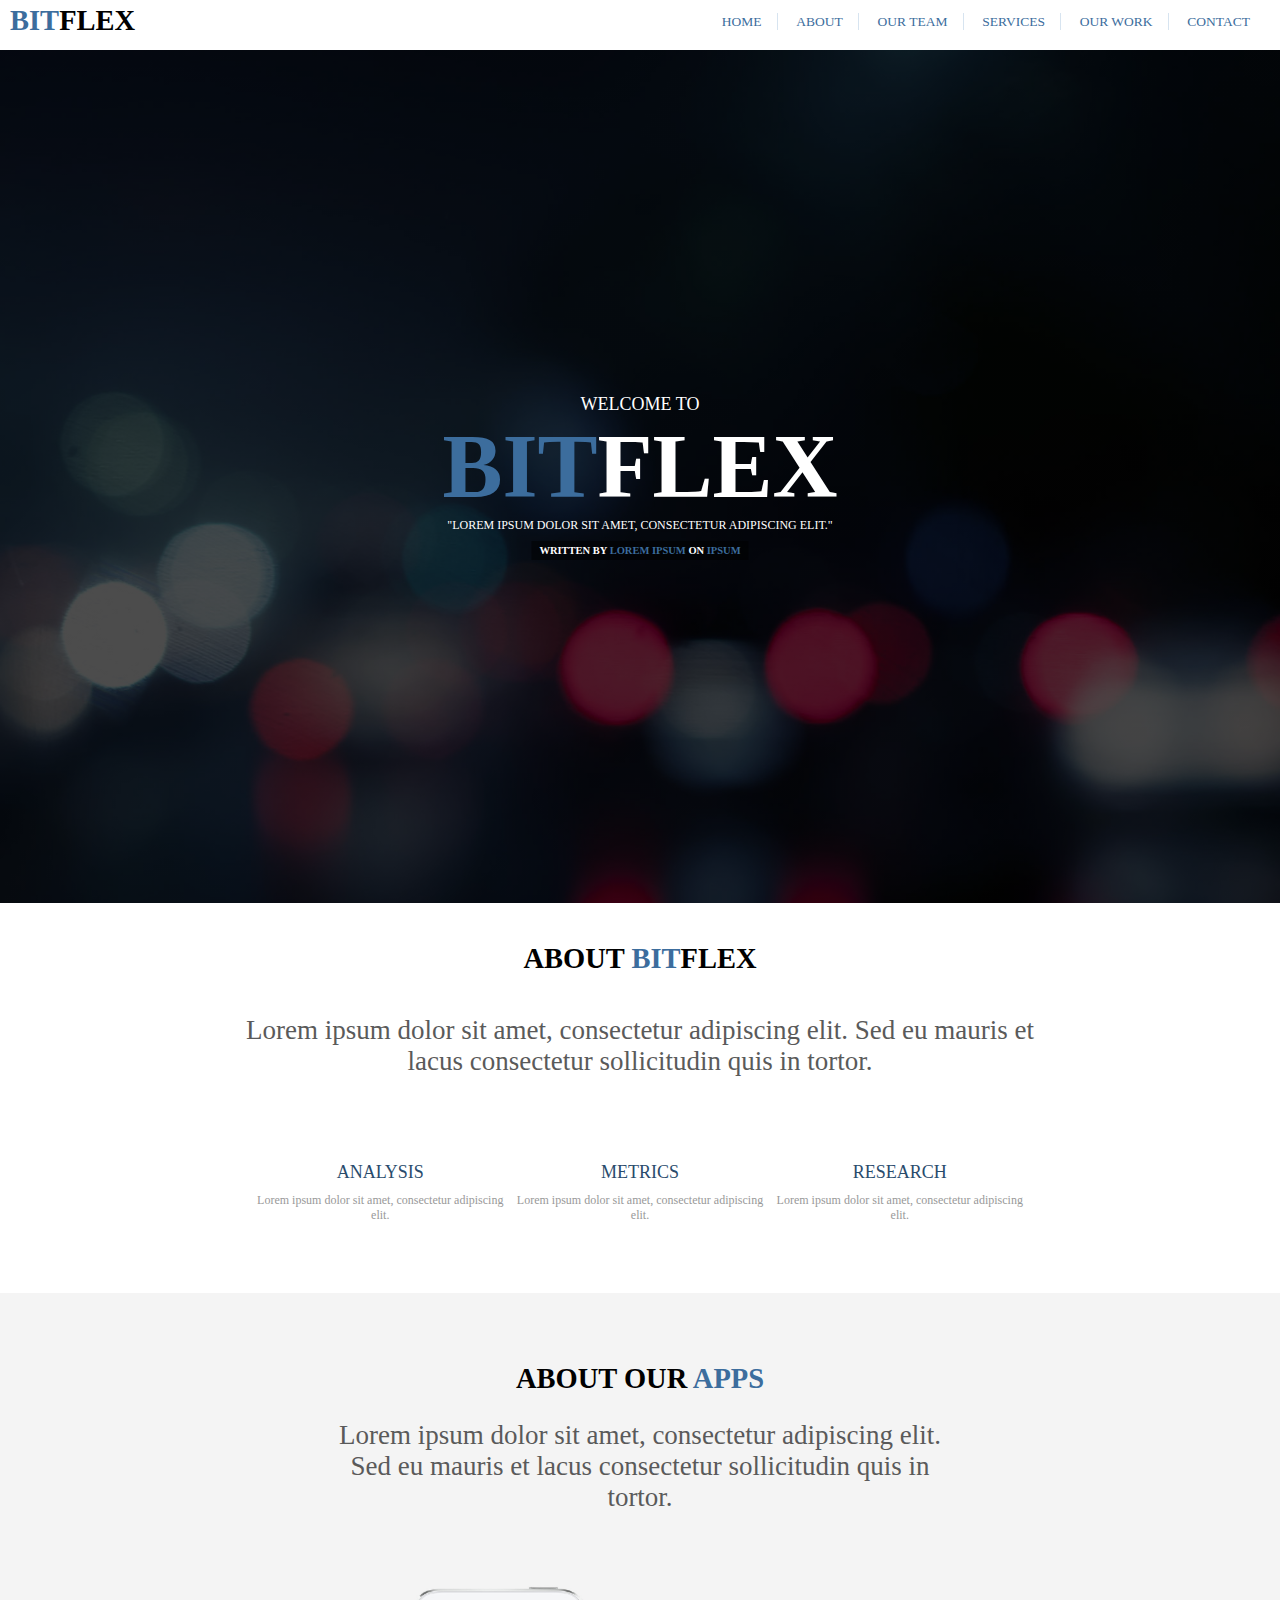
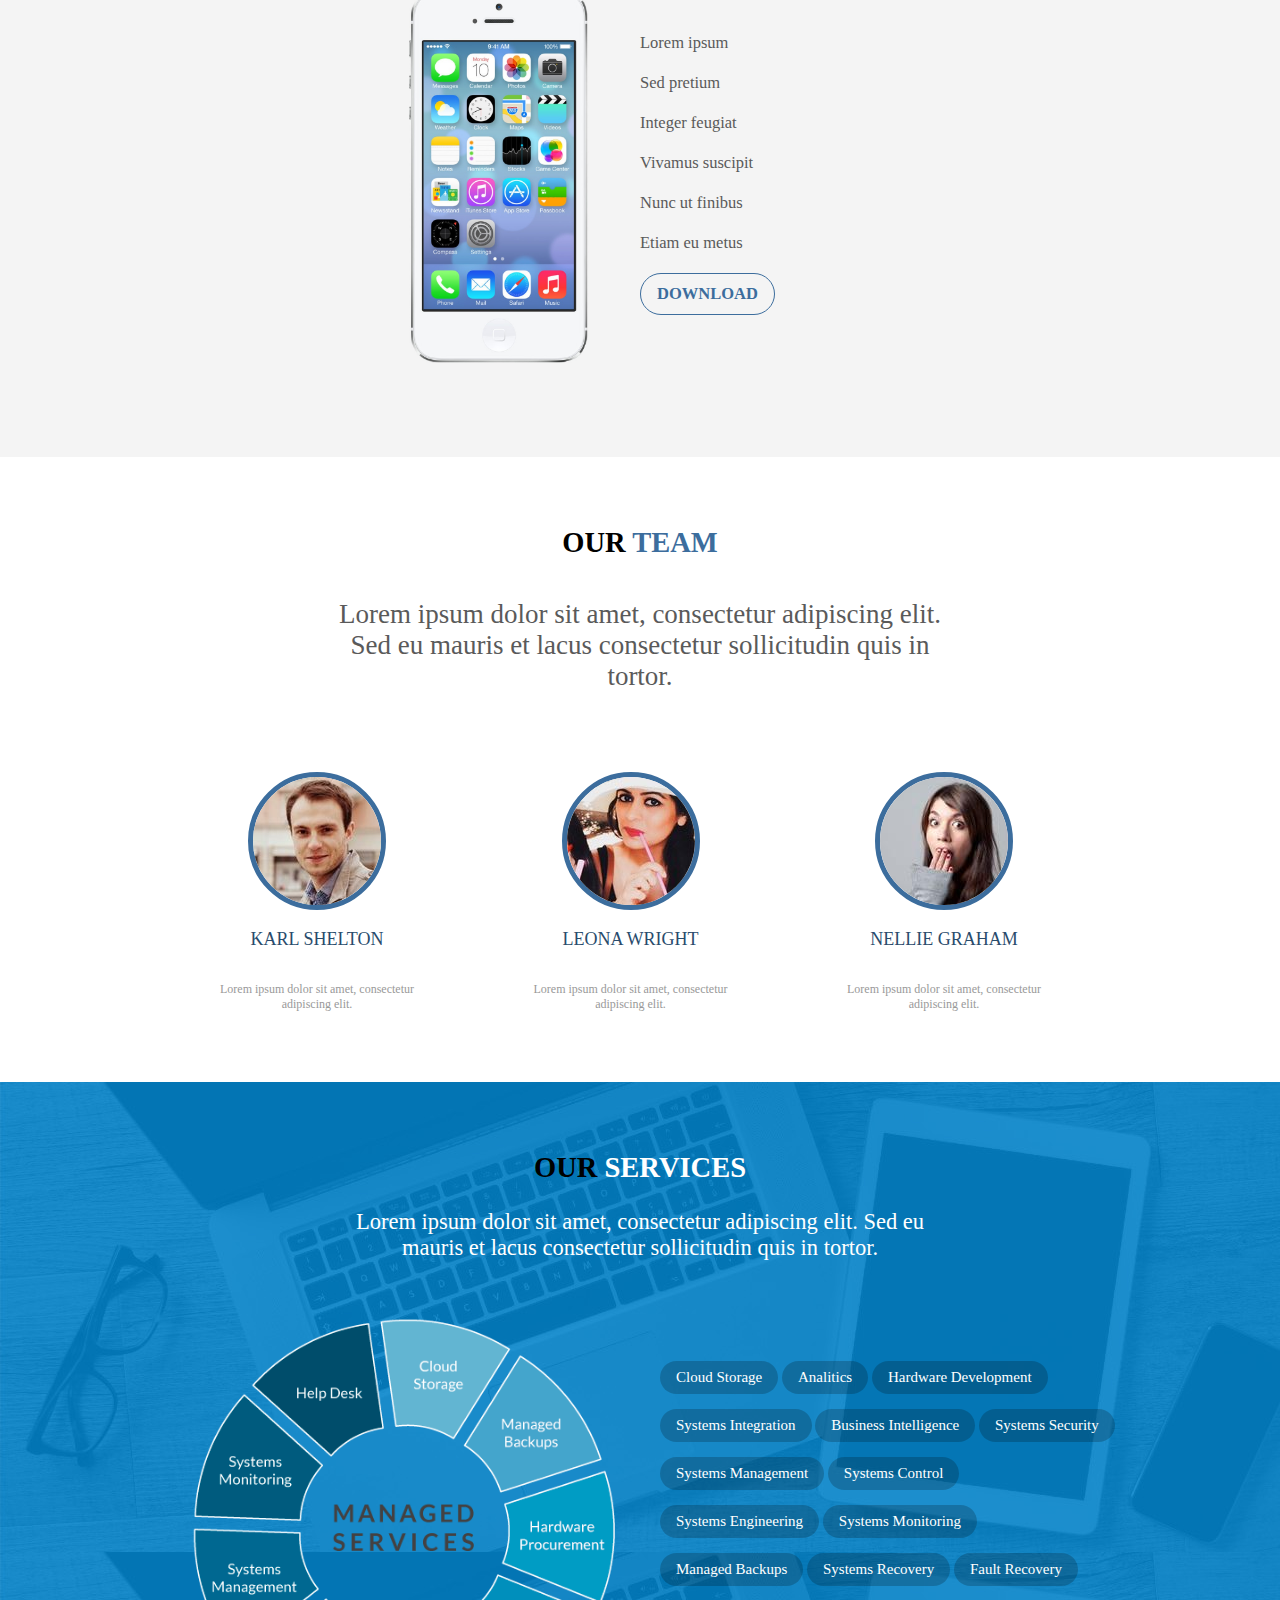
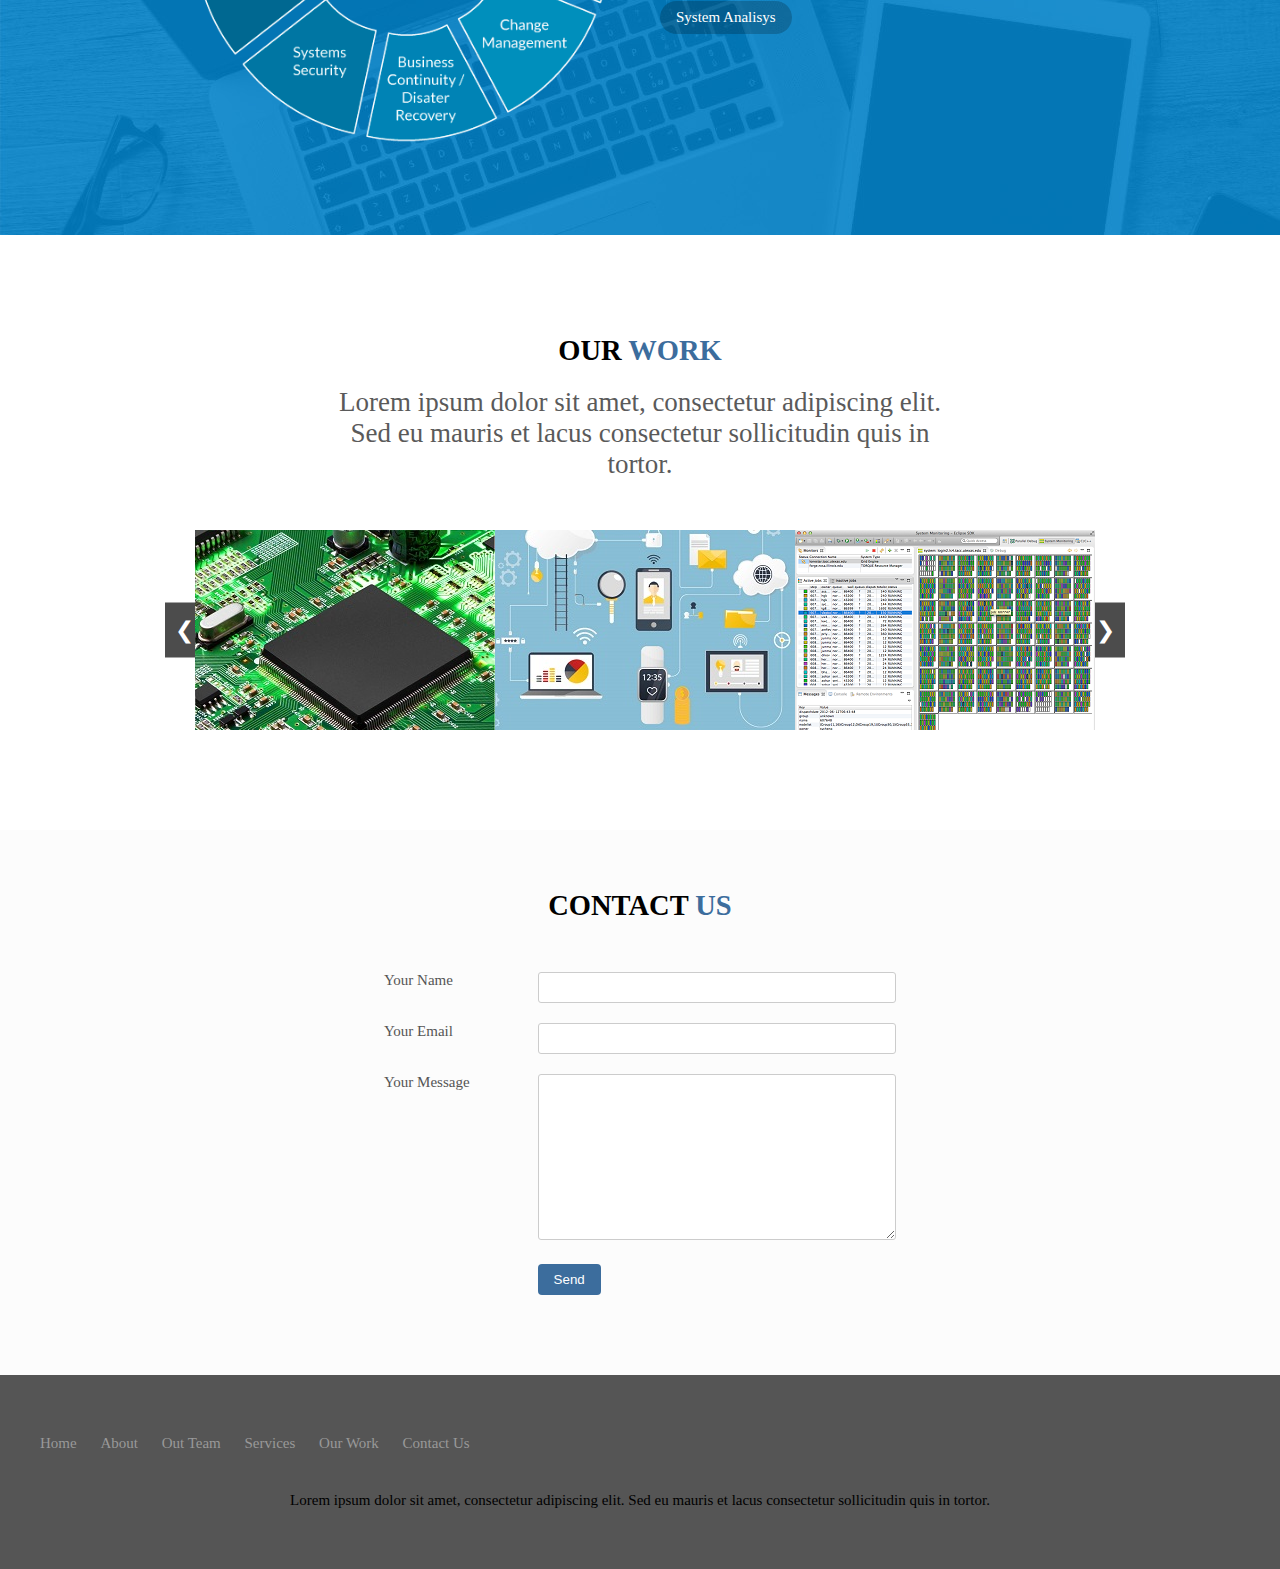
<file: website2/index.html>
<!DOCTYPE html>
<html lang="en">
<head>
    <meta charset="UTF-8">
    <meta name="viewport" content="width=device-width, initial-scale=1.0">
    <meta http-equiv="X-UA-Compatible" content="ie=edge">
    <link rel="stylesheet" href="https://use.fontawesome.com/releases/v5.3.1/css/all.css" integrity="sha384-mzrmE5qonljUremFsqc01SB46JvROS7bZs3IO2EmfFsd15uHvIt+Y8vEf7N7fWAU" crossorigin="anonymous">
    <link rel="stylesheet" href="style.css">
    <title>Website 2</title>
</head>
<body>
    <header id="home">
        <div class="menu-wrapper">
            <div class="header-menu">
                <div class="logo">
                    <h1><i class="fa fa-cogs"></i> <span>Bit</span>Flex</h1>
                </div>
                <nav class="main-nav">
                    <ul>
                        <li><a href="#home"><i class="fa fa-home"></i> Home</a></li>
                        <li><a href="#about"><i class="fa fa-user"></i> About</a></li>
                        <li><a href="#team"><i class="fa fa-users"></i> Our Team</a></li>
                        <li><a href="#services"><i class="fab fa-servicestack"></i> Services</a></li>
                        <li><a href="#work"><i class="fa fa-briefcase"></i> Our Work</a></li>
                        <li><a href="#contact"><i class="fa fa-phone"></i> Contact</a></li>
                    </ul>
                </nav>
                <a class="mobile-nav-icon"><i class="fas fa-bars"></i></a>
                <div style="clear:both"></div>
            </div>
        </div>
        <div class="bg">
            <div class="title-container">
                <p class="welcome">Welcome to</p>
                <p class="big-title"><span>Bit</span>Flex</p>
                <p class="comment">"Lorem ipsum dolor sit amet, consectetur adipiscing elit."</p>
                <p class="source">written by <span>lorem ipsum</span> on <span>ipsum</span></p>
            </div>
        </div>
    </header>

    <section class="about js--about" id="about">
        <h2>About <span>Bit</span>Flex</h2>
        <p class="about-description">Lorem ipsum dolor sit amet, consectetur adipiscing elit. Sed eu mauris et lacus consectetur sollicitudin quis in tortor.</p>
        <div class="about-modules">
            <div class="module">
                <span class="fa-stack fa-3x">
                    <i class="far fa-circle fa-stack-2x"></i>
                    <i class="fas fa-chart-area fa-stack-1x"></i>
                </span>
                <p class="module-title">Analysis</p>
                <p class="module-description">Lorem ipsum dolor sit amet, consectetur adipiscing elit.</p>
            </div>
            <div class="module">
                    <span class="fa-stack fa-3x">
                            <i class="far fa-circle fa-stack-2x"></i>
                            <i class="fas fa-sort-numeric-down fa-stack-1x"></i>
                    </span>
                    <p class="module-title">Metrics</p>
                    <p class="module-description">Lorem ipsum dolor sit amet, consectetur adipiscing elit.</p>
            </div>
            <div class="module">    
                    <span class="fa-stack fa-3x">
                            <i class="far fa-circle fa-stack-2x"></i>
                            <i class="fab fa-searchengin fa-stack-1x"></i>
                    </span>
                    <p class="module-title">Research</p>
                    <p class="module-description">Lorem ipsum dolor sit amet, consectetur adipiscing elit.</p>
            </div>
        </div>
    </section>

    <section class="our-apps">
        <div class="our-apps-container">
            <h1>About Our <span>Apps</span></h1>
            <p class="our-apps-description">Lorem ipsum dolor sit amet, consectetur adipiscing elit. Sed eu mauris et lacus consectetur sollicitudin quis in tortor.</p>
            <div class="col2">
                <figure>
                    <img src="img/our-apps.jpg" alt="Our Apps">
                </figure>
            </div>
            <div class="col2">
                <ul>
                    <li><i class="far fa-check-circle"></i> Lorem ipsum</li>
                    <li><i class="far fa-check-circle"></i> Sed pretium</li>
                    <li><i class="far fa-check-circle"></i> Integer feugiat</li>
                    <li><i class="far fa-check-circle"></i> Vivamus suscipit</li>
                    <li><i class="far fa-check-circle"></i> Nunc ut finibus</li>
                    <li><i class="far fa-check-circle"></i> Etiam eu metus</li>
                </ul>
                <div style="clear:both"></div>            
                <a>Download</a>
            </div>
            <div style="clear:both"></div>            
        </div>
    </section>

    <section class="our-team" id="team">
        <div class="our-team-container">
            <h1>Our <span>Team</span></h1>
            <p class="our-team-description">Lorem ipsum dolor sit amet, consectetur adipiscing elit. Sed eu mauris et lacus consectetur sollicitudin quis in tortor.</p>
            <div class="col3">
                <figure><img src="img/ks.jpg" alt="Karl Shelton"></figure>
                <div class="info">
                    <p class="module-title">Karl Shelton</p>
                    <ul>
                        <li><a href="https://www.facebook.com" target="_blank"><i class="fab fa-facebook"></i></a></li>
                        <li><a href="https://www.twitter.com" target="_blank"><i class="fab fa-twitter"></i></a></li>
                        <li><a href="https://www.googleplus.com" target="_blank"><i class="fab fa-google-plus-g"></i></a></li>
                        <li><a href="https://www.instagram.com" target="_blank"><i class="fab fa-instagram"></i></a></li>
                    </ul>
                    <p class="team-member-about">Lorem ipsum dolor sit amet, consectetur adipiscing elit.</p>
                </div>
            </div>
            <div class="col3">
                    <figure><img src="img/lw.jpg" alt="Leona Wright"></figure>
                    <div class="info">
                        <p class="module-title">Leona Wright</p>
                        <ul>
                            <li><a href="https://www.facebook.com" target="_blank"><i class="fab fa-facebook"></i></a></li>
                            <li><a href="https://www.twitter.com" target="_blank"><i class="fab fa-twitter"></i></a></li>
                            <li><a href="https://www.googleplus.com" target="_blank"><i class="fab fa-google-plus-g"></i></a></li>
                            <li><a href="https://www.instagram.com" target="_blank"><i class="fab fa-instagram"></i></a></li>
                        </ul>
                        <p class="team-member-about">Lorem ipsum dolor sit amet, consectetur adipiscing elit.</p>
                    </div>
            </div>
            <div class="col3">
                    <figure><img src="img/ng.jpg" alt="Nellie Graham"></figure>
                    <div class="info">
                        <p class="module-title">Nellie Graham</p>
                        <ul>
                            <li><a href="https://www.facebook.com" target="_blank"><i class="fab fa-facebook"></i></a></li>
                            <li><a href="https://www.twitter.com" target="_blank"><i class="fab fa-twitter"></i></a></li>
                            <li><a href="https://www.googleplus.com" target="_blank"><i class="fab fa-google-plus-g"></i></a></li>
                            <li><a href="https://www.instagram.com" target="_blank"><i class="fab fa-instagram"></i></a></li>
                        </ul>
                        <p class="team-member-about">Lorem ipsum dolor sit amet, consectetur adipiscing elit.</p>
                    </div>
            </div>
            <div style="clear:both"></div>
        </div>
    </section>

    <section class="services" id="services">
        <div class="services-container">
            <h1>Our <span>Services</span></h1>
            <p class="services-description">Lorem ipsum dolor sit amet, consectetur adipiscing elit. Sed eu mauris et lacus consectetur sollicitudin quis in tortor.</p>
            <div class="col2">
                <figure><img src="img/services-circle.png" alt="Our Services"></figure>
            </div>
            <div class="col2">
                <ul>
                    <li><i class="fas fa-cloud"></i> Cloud Storage</li>
                    <li><i class="fas fa-chart-line"></i> Analitics</li>
                    <li><i class="fas fa-helicopter"></i> Hardware Development</li>
                    <li><i class="fas fa-mouse-pointer"></i> Systems Integration</li>
                    <li><i class="fas fa-brain"></i> Business Intelligence</li>
                    <li><i class="fas fa-lock"></i> Systems Security</li>
                    <li><i class="fas fa-business-time"></i> Systems Management</li>
                    <li><i class="fas fa-undo-alt"></i> Systems Control</li>
                    <li><i class="fas fa-pencil-ruler"></i> Systems Engineering</li>
                    <li><i class="fas fa-desktop"></i> Systems Monitoring</li>
                    <li><i class="fab fa-bitbucket"></i> Managed Backups</li>
                    <li><i class="fas fa-redo"></i> Systems Recovery</li>
                    <li><i class="fas fa-exclamation-triangle"></i> Fault Recovery</li>
                    <li><i class="fas fa-chart-area"></i> System Analisys</li>
                </ul>
            </div>
            <div style="clear:both"></div>
        </div>
    </section>
    <section class="our-work" id="work">
        <div class="our-work-container">
            <h1>Our <span>Work</span></h1>
            <p class="our-work-description">Lorem ipsum dolor sit amet, consectetur adipiscing elit. Sed eu mauris et lacus consectetur sollicitudin quis in tortor.</p>
            <div class="slider-wrap">
                <div class="left">&#10094; target="_blank"</div>
                <div class="right">&#10095;</div>
                <div class="slider">
                    <ul>
                        <li><a href=""><div class="link-wrap"><i class="fas fa-search"></i></div></a><img src="img/hd.jpg" alt=""></li>
                        <li><a href=""><div class="link-wrap"><i class="fas fa-search"></i></div></a><img src="img/cd.jpg" alt=""></li>
                        <li><a href=""><div class="link-wrap"><i class="fas fa-search"></i></div></a><img src="img/sm.png" alt=""></li>
                        <li><a href=""><div class="link-wrap"><i class="fas fa-search"></i></div></a><img src="img/bkp.png" alt=""></li>
                        <li><a href=""><div class="link-wrap"><i class="fas fa-search"></i></div></a><img src="img/cd.jpg" alt=""></li>
                        <li><a href=""><div class="link-wrap"><i class="fas fa-search"></i></div></a><img src="img/sm.png" alt=""></li>
                    </ul>
                </div>
        </div>
        </div>
    </section>

    <section class="contact-us" id="contact">
        <div class="contact-us-wrap">
            <h1>Contact <span>Us</span></h1>
            <form action="">
                <div class="contact-row">
                    <div class="col13"><label for="name">Your Name</label></div>
                    <div class="col23"><input type="text" name="name"></div>
                    <div style="clear:both"></div>
                </div>
                <div class="contact-row">
                    <div class="col13"><label for="email">Your Email</label></div>
                    <div class="col23"><input type="email"></div>
                    <div style="clear:both"></div>
                </div>
                <div class="contact-row">
                    <div class="col13"><label>Your Message</label></div>
                    <div class="col23"><textarea cols="30" rows="10"></textarea></div>
                    <div style="clear:both"></div>
                </div>
                <div class="contact-row">
                        <div class="col13">&nbsp;</div>
                        <div class="col23"><input type="submit" value="Send"></div>
                        <div style="clear:both"></div>
                    </div>
            </form>
        </div>
    </section>

    <footer>
        <div class="links">
            <ul>
                <li><a href="">Home</a></li>
                <li><a href="">About</a></li>
                <li><a href="">Out Team</a></li>
                <li><a href="">Services</a></li>
                <li><a href="">Our Work</a></li>
                <li><a href="">Contact Us</a></li>
            </ul>
        </div>
        <div class="social-media">
            <ul>
                <li><a href="https://wwww.facebook.com"><i class="fab fa-facebook"></i></a></li>
                <li><a href="https://www.googleplus.com"><i class="fab fa-google-plus"></i></a></li>
                <li><a href="https://www.twitter.com"><i class="fab fa-twitter"></i></a></li>
                <li><a href="https://www.instagram.com"><i class="fab fa-instagram"></i></a></li>
            </ul>
        </div>
        <div style="clear:both"></div>
        <p class="copyright">Lorem ipsum dolor sit amet, consectetur adipiscing elit. Sed eu mauris et lacus consectetur sollicitudin quis in tortor.</p>
    </footer>

    <script src="js/jquery-3.3.1.min.js"></script>
    <script src="js/jquery.waypoints.min.js"></script>
    <script src="script.js"></script>
</body>
</html>
</file>
<file: dictionary/style.css>
* {
    padding: 0;
    margin: 0;
}

html, body {
    height: 100%;
    font-family: 'M PLUS Rounded 1c';
    font-size: 12px;
    background-color: #eee;
}

.container {
    box-sizing: border-box;
    width: 440px;
    min-height: 100%;
    padding: 20px;
    margin-left: auto;
    margin-right: auto;
    background-color: white;
}

form {
    margin-bottom: 20px;
    text-align: center;
}

input[type=text] {
    vertical-align: middle;
    padding: 10px 20px;
    font-size: 125%;
    font-weight: 100;
    border: none;
    border-radius: 25px;
    background-color: white;
    border: 1px solid #ccc;
}

input[type=text]:focus {
    outline: none;
}

.search {
    vertical-align: middle;
    cursor: pointer;
    padding: 10px 12px;
    border-radius: 22px;
    color: #555;
    background-color: white;
    border: 1px solid #ccc;
}

.search:hover {
    background-color: #f7f7f7;
}

.search:active {
    background-color: #eee;
}

.container figure img {
    max-width: 400px;
}

.container figure {
    position: relative;
}

.arrow {
    position: absolute;
    top: 0%;
    padding: 10px 10px;
    cursor: pointer;
    color: white;
    transition: background-color 0.2s;
}

.left {
    border-bottom-right-radius: 5px;
}

.right {
    border-bottom-left-radius: 5px;
    right: 0;
}

.arrow:hover {
    background-color: rgba(0,0,0,0.5);
}

.word {
    font-size: 187%;
    font-weight: 700;
}

.definition {
    font-size: 100%;
}

.synonyms-title {
    font-weight: 700;
    font-size: 100%;
    color: #555;
}

.synonyms {
    font-size: 100%;
}

.loader {
    text-align: center;
    font-size: 500%;
    animation: rotate 0.5s infinite linear;
}

@keyframes rotate {
    0% {
        transform: rotate(0);
    }

    100% {
        transform: rotate(360deg);
    }
}
</file>
<file: gameOfLife/style.css>
body {
    margin: 0;
}

div {
    margin-top: 0;
}

.board {
    margin-left: auto;
    margin-right: auto;
    margin-top: 40px;
}

.cell {
    float: left;
    height: 10px;
    width: 10px;
    border: 1px solid #ccc;
    margin-left: -1px;
    margin-top: -1px;
    border-radius: 6px;
}

.dead {
    background-color: #fff;
}

.alive {
    background-color: #45668e;
}

.center {
    margin-top: 10px;
    text-align: center;
}

.btn {
    padding: 4px 8px;
    color: #ccc;
    background-color: #34495e;
    border: none;
    border-radius: 5px;
}

.btn:hover {
    background-color: #2a3b4d;
}

.input-border {
    width: 30px;
}
</file>
<file: simpleui/css/main.css>
@import url("https://fonts.googleapis.com/css?family=Roboto:300,400,500,700&display=swap");
@keyframes fadeIn {
  0% {
    display: none;
    opacity: 0; }
  1% {
    display: block;
    opacity: 0; }
  100% {
    display: block;
    opacity: 1; } }

*,
*::before,
*::after {
  box-sizing: border-box; }

html {
  font-size: 10px;
  font-family: 'Roboto', Tahoma; }

body {
  font-size: 1.2rem; }

.show {
  display: block !important; }

h1,
h2,
h3,
h4,
h5,
h6 {
  line-height: 1;
  margin: 0 0 1rem 0; }

h1 {
  font-size: 4rem; }

h2 {
  font-size: 3rem; }

h3 {
  font-size: 2rem; }

h4 {
  font-size: 1.5rem; }

h5 {
  font-size: 1.2rem; }

h6 {
  font-size: 1rem; }

p {
  line-height: 1.4;
  margin-top: 0;
  margin-bottom: 1rem; }

p kbd {
  padding: 0.1rem 0.4rem; }

blockquote {
  margin: 1rem 0;
  padding: 1rem;
  box-shadow: 0 1px 2px 0 #ddd;
  border: 1px solid #eee;
  border-radius: 2px; }
  blockquote cite {
    display: flex;
    justify-content: flex-end; }

kbd {
  display: inline-block;
  padding: 0.4rem;
  color: #222;
  background-color: #fff;
  box-shadow: 0 1px 2px 0 #ddd;
  border: 1px solid #eee;
  border-radius: 4px; }

code {
  display: inline-block;
  white-space: pre-wrap;
  padding: 0.5rem 1rem;
  color: #fff;
  background-color: rgba(0, 0, 0, 0.918);
  border-radius: 2px; }

ul {
  list-style: disc;
  padding: 0.5rem 2rem; }
  ul li {
    padding: 0.2rem; }
  ul ul {
    padding: 0.2rem 1rem; }

ul.lower-roman {
  list-style: lower-roman; }
  ul.lower-roman ul {
    list-style-type: lower-roman; }

.container {
  width: 100%;
  margin: 0 auto; }

.container-sm {
  width: 80rem; }

.container-md {
  width: 100rem; }

.container-lg {
  width: 120rem; }

.columns {
  display: flex;
  margin-left: -0.5rem;
  margin-right: -0.5rem; }

.columns-align-start {
  align-items: flex-start; }

.col-12,
.col-11,
.col-10,
.col-9,
.col-8,
.col-7,
.col-6,
.col-5,
.col-4,
.col-3,
.col-2,
.col-1 {
  flex-grow: 0 1 auto;
  margin: 0.5rem; }

.col-12 {
  width: 100%; }

.col-11 {
  width: 91.66666667%; }

.col-10 {
  width: 83.33333333%; }

.col-9 {
  width: 75%; }

.col-8 {
  width: 66.66666667%; }

.col-7 {
  width: 58.33333333%; }

.col-6 {
  width: 50%; }

.col-5 {
  width: 41.66666667%; }

.col-4 {
  width: 33.33333333%; }

.col-3 {
  width: 25%; }

.col-2 {
  width: 16.66666667%; }

.col-1 {
  width: 8.33333333%; }

@media (max-width: 100em) {
  .col-xl-12,
  .col-xl-11,
  .col-xl-10,
  .col-xl-9,
  .col-xl-8,
  .col-xl-7,
  .col-xl-6,
  .col-xl-5,
  .col-xl-4,
  .col-xl-3,
  .col-xl-2,
  .col-xl-1 {
    flex-grow: 0;
    padding-right: 1rem;
    padding-bottom: 1rem; }
  .col-xl-12 {
    width: 100%; }
  .col-xl-11 {
    width: 91.66666667%; }
  .col-xl-10 {
    width: 83.33333333%; }
  .col-xl-9 {
    width: 75%; }
  .col-xl-8 {
    width: 66.66666667%; }
  .col-xl-7 {
    width: 58.33333333%; }
  .col-xl-6 {
    width: 50%; }
  .col-xl-5 {
    width: 41.66666667%; }
  .col-xl-4 {
    width: 33.33333333%; }
  .col-xl-3 {
    width: 25%; }
  .col-xl-2 {
    width: 16.66666667%; }
  .col-xl-1 {
    width: 8.33333333%; } }

@media (max-width: 80em) {
  .col-lg-12,
  .col-lg-11,
  .col-lg-10,
  .col-lg-9,
  .col-lg-8,
  .col-lg-7,
  .col-lg-6,
  .col-lg-5,
  .col-lg-4,
  .col-lg-3,
  .col-lg-2,
  .col-lg-1 {
    flex-grow: 0;
    padding-right: 1rem;
    padding-bottom: 1rem; }
  .col-lg-12 {
    width: 100%; }
  .col-lg-11 {
    width: 91.66666667%; }
  .col-lg-10 {
    width: 83.33333333%; }
  .col-lg-9 {
    width: 75%; }
  .col-lg-8 {
    width: 66.66666667%; }
  .col-lg-7 {
    width: 58.33333333%; }
  .col-lg-6 {
    width: 50%; }
  .col-lg-5 {
    width: 41.66666667%; }
  .col-lg-4 {
    width: 33.33333333%; }
  .col-lg-3 {
    width: 25%; }
  .col-lg-2 {
    width: 16.66666667%; }
  .col-lg-1 {
    width: 8.33333333%; } }

@media (max-width: 50em) {
  .col-md-12,
  .col-md-11,
  .col-md-10,
  .col-md-9,
  .col-md-8,
  .col-md-7,
  .col-md-6,
  .col-md-5,
  .col-md-4,
  .col-md-3,
  .col-md-2,
  .col-md-1 {
    flex-grow: 0;
    padding-right: 1rem;
    padding-bottom: 1rem; }
  .col-md-12 {
    width: 100%; }
  .col-md-11 {
    width: 91.66666667%; }
  .col-md-10 {
    width: 83.33333333%; }
  .col-md-9 {
    width: 75%; }
  .col-md-8 {
    width: 66.66666667%; }
  .col-md-7 {
    width: 58.33333333%; }
  .col-md-6 {
    width: 50%; }
  .col-md-5 {
    width: 41.66666667%; }
  .col-md-4 {
    width: 33.33333333%; }
  .col-md-3 {
    width: 25%; }
  .col-md-2 {
    width: 16.66666667%; }
  .col-md-1 {
    width: 8.33333333%; } }

@media (max-width: 40em) {
  .col-sm-12,
  .col-sm-11,
  .col-sm-10,
  .col-sm-9,
  .col-sm-8,
  .col-sm-7,
  .col-sm-6,
  .col-sm-5,
  .col-sm-4,
  .col-sm-3,
  .col-sm-2,
  .col-sm-1 {
    flex-grow: 0;
    padding-right: 1rem;
    padding-bottom: 1rem; }
  .col-sm-12 {
    width: 100%; }
  .col-sm-11 {
    width: 91.66666667%; }
  .col-sm-10 {
    width: 83.33333333%; }
  .col-sm-9 {
    width: 75%; }
  .col-sm-8 {
    width: 66.66666667%; }
  .col-sm-7 {
    width: 58.33333333%; }
  .col-sm-6 {
    width: 50%; }
  .col-sm-5 {
    width: 41.66666667%; }
  .col-sm-4 {
    width: 33.33333333%; }
  .col-sm-3 {
    width: 25%; }
  .col-sm-2 {
    width: 16.66666667%; }
  .col-sm-1 {
    width: 8.33333333%; } }

@media (max-width: 20em) {
  .col-xs-12,
  .col-xs-11,
  .col-xs-10,
  .col-xs-9,
  .col-xs-8,
  .col-xs-7,
  .col-xs-6,
  .col-xs-5,
  .col-xs-4,
  .col-xs-3,
  .col-xs-2,
  .col-xs-1 {
    flex-grow: 0;
    padding-right: 1rem;
    padding-bottom: 1rem; }
  .col-xs-12 {
    width: 100%; }
  .col-xs-11 {
    width: 91.66666667%; }
  .col-xs-10 {
    width: 83.33333333%; }
  .col-xs-9 {
    width: 75%; }
  .col-xs-8 {
    width: 66.66666667%; }
  .col-xs-7 {
    width: 58.33333333%; }
  .col-xs-6 {
    width: 50%; }
  .col-xs-5 {
    width: 41.66666667%; }
  .col-xs-4 {
    width: 33.33333333%; }
  .col-xs-3 {
    width: 25%; }
  .col-xs-2 {
    width: 16.66666667%; }
  .col-xs-1 {
    width: 8.33333333%; } }

a {
  color: #03566b;
  text-decoration: none; }
  a:hover {
    color: #82bfcf; }

.avatar {
  position: relative;
  display: inline-flex;
  align-items: center; }
  .avatar img {
    width: 2.4rem;
    height: 2.4rem;
    border-radius: 50%; }
  .avatar .avatar-state {
    position: absolute;
    left: 1.7rem;
    bottom: -0.1rem;
    width: 0.9rem;
    height: 0.9rem;
    border: 1px solid #fff;
    border-radius: 50%; }
  .avatar-state.online {
    background-color: #3ddd3d; }
  .avatar-state.busy {
    background-color: #ff6767; }
  .avatar-state.away {
    background-color: #ffff79; }
  .avatar-state.offline {
    background-color: #dddddd; }
  .avatar-xs img {
    width: 1.6rem;
    height: 1.6rem; }
  .avatar-xs .avatar-state {
    position: absolute;
    left: 1.1rem;
    bottom: 0;
    width: 0.6rem;
    height: 0.6rem;
    border: 1px solid #fff;
    border-radius: 50%; }
  .avatar-sm img {
    width: 2.4rem;
    height: 2.4rem; }
  .avatar-sm .avatar-state {
    position: absolute;
    left: 1.7rem;
    bottom: -0.1rem;
    width: 0.9rem;
    height: 0.9rem;
    border: 1px solid #fff;
    border-radius: 50%; }
  .avatar-md img {
    width: 3.2rem;
    height: 3.2rem; }
  .avatar-md .avatar-state {
    position: absolute;
    left: 2.4rem;
    bottom: -0.1rem;
    width: 1.2rem;
    height: 1.2rem;
    border: 2px solid #fff;
    border-radius: 50%; }
  .avatar-lg img {
    width: 4.8rem;
    height: 4.8rem; }
  .avatar-lg .avatar-state {
    position: absolute;
    left: 3.5rem;
    bottom: -0.1rem;
    width: 1.5rem;
    height: 1.5rem;
    border: 2px solid #fff;
    border-radius: 50%; }
  .avatar-xl img {
    width: 6.4rem;
    height: 6.4rem; }
  .avatar-xl .avatar-state {
    position: absolute;
    left: 4.6rem;
    bottom: -0.1rem;
    width: 1.8rem;
    height: 1.8rem;
    border: 2px solid #fff;
    border-radius: 50%; }

.badge:not([data-content])::before {
  content: "";
  position: absolute;
  top: 0;
  right: 0;
  width: 1rem;
  height: 1rem;
  border-radius: 50%;
  background-color: inherit;
  border-width: 2px;
  border-style: solid;
  border-color: inherit;
  transform: translate(50%, -50%); }

.badge[data-content]::before {
  content: attr(data-content);
  position: absolute;
  top: 0;
  right: 0;
  padding: 0 0.4rem;
  font-weight: 300;
  border-radius: 50%;
  background-color: inherit;
  border-width: 2px;
  border-style: solid;
  border-color: inherit;
  transform: translate(50%, -50%); }

.breadcrumbs {
  list-style: none;
  padding: 0; }

.breadcrumb {
  position: relative;
  display: inline-block; }

.breadcrumb:not(:last-child) {
  margin-right: 1rem;
  font-weight: 500; }

.breadcrumb:not(:last-child)::before {
  position: absolute;
  content: "/";
  top: 50%;
  right: 0;
  transform: translate(calc(50% + 0.7rem), -50%);
  color: #82bfcf; }

.breadcrumb:last-child {
  color: #03566b; }

.btn {
  outline: none;
  position: relative;
  cursor: pointer;
  display: inline-flex;
  align-items: center;
  vertical-align: bottom;
  padding: 0.5rem 1rem;
  font-weight: 700;
  color: #03566b;
  box-shadow: 0 1px 0px 0px #ddd;
  background-color: #fff;
  border: 1px solid #82bfcf;
  border-radius: 4px; }
  .btn > * {
    margin-right: 0.6rem; }
  .btn:hover {
    color: #03566b;
    border: 1px solid #03566b; }
  .btn:active {
    transform: translateY(1px); }
  .btn-secondary {
    background-color: #82bfcf;
    color: #fff;
    border: 1px solid #75a3af;
    box-shadow: 0 1px 0px 0px #ddd; }
    .btn-secondary:hover {
      color: #fff;
      border: 1px solid #03566b; }
  .btn-error {
    box-shadow: none;
    border: 1px solid #903131;
    color: #fff;
    background-color: #f04444;
    box-shadow: 0 1px 0px 0px #ddd; }
    .btn-error:hover {
      color: #fff;
      border: 1px solid #5c0101; }
  .btn-success {
    box-shadow: none;
    border: 1px solid green;
    color: #fff;
    background-color: #45d845;
    box-shadow: 0 1px 0px 0px #ddd; }
    .btn-success:hover {
      color: #fff;
      border: 1px solid #014901; }
  .btn:disabled {
    cursor: default;
    color: #aaa;
    background-color: #eee;
    border: 1px solid #ddd; }

.card {
  padding: 1rem;
  margin-bottom: 1rem;
  border: 1px solid #eee;
  box-shadow: 0 0 1px 0 #eee;
  border-radius: 4px; }
  .card-mini {
    width: 25rem;
    margin-bottom: 0; }
  .card-full-height {
    height: 100%; }
  .card-header {
    font-size: 1.5rem;
    font-weight: 300; }
  .card-title {
    margin-top: 0.5rem;
    font-size: 1.5rem;
    font-weight: 700; }
  .card-subtitle {
    margin-bottom: 0.5rem;
    color: #bbb;
    font-size: 1.2rem; }
  .card-body {
    margin-top: 1rem; }
    .card-body > img {
      width: 100%; }
  .card-footer {
    margin-top: 1rem; }

.checkbox {
  cursor: pointer;
  position: relative;
  padding-left: 0.8rem; }
  .checkbox input[type="checkbox"] {
    width: 0;
    height: 0rem; }
  .checkbox input[type="checkbox"]::before {
    cursor: pointer;
    content: "";
    position: absolute;
    top: 0;
    left: 0;
    width: 1.5rem;
    height: 1.5rem;
    border-radius: 4px;
    border: 1px solid #82bfcf; }
  .checkbox input[type="checkbox"]::before {
    transition: background 0.4s; }
  .checkbox input[type="checkbox"]::after {
    transition: border 0.4s; }
  .checkbox input[type="checkbox"]:checked::before {
    background-color: #fff;
    border: 1px solid #82bfcf; }
  .checkbox input[type="checkbox"]:hover::before {
    border: 1px solid #03566b; }
  .checkbox input[type="checkbox"]:checked::after {
    content: "";
    position: absolute;
    top: 2px;
    left: 5px;
    width: 0.5rem;
    height: 0.9rem;
    border-bottom: 2px solid #03566b;
    border-right: 2px solid #03566b;
    transform: rotateZ(45deg); }
  .checkbox input[type="checkbox"]:disabled {
    cursor: default; }
  .checkbox input[type="checkbox"]:disabled::before {
    background-color: #ddd;
    border: 1px solid #ddd; }
  .checkbox input[type="checkbox"]:disabled:hover::before {
    border: 1px solid #ddd; }

.comment {
  display: flex;
  align-items: flex-start; }
  .comment-content {
    margin-left: 1rem; }
  .comment-author {
    font-weight: 700; }
  .comment-date {
    font-size: 1rem;
    color: #bbb; }
  .comment-text {
    margin-top: 0.2rem;
    margin-bottom: 0.2rem; }
  .comment-reply {
    font-size: 1rem; }

.dropdown {
  position: relative;
  display: inline-block;
  white-space: nowrap; }
  .dropdown-trigger {
    cursor: pointer; }
  .dropdown-menu {
    display: none;
    position: absolute;
    top: calc(100% + 4px);
    left: 0;
    border-radius: 4px;
    box-shadow: 0 0 2px 0px #bbb; }
  .dropdown-item {
    cursor: pointer;
    padding: 0.5rem 1rem;
    background-color: #fff; }
    .dropdown-item:first-child {
      border-top-left-radius: 4px;
      border-top-right-radius: 4px; }
    .dropdown-item:last-child {
      border-bottom-left-radius: 4px;
      border-bottom-right-radius: 4px; }
    .dropdown-item:hover {
      background-color: #eee; }
  .dropdown-separator {
    border-bottom: 1px solid #eee; }

.text-input {
  outline: none;
  width: 100%;
  padding: 0.5rem 0.6rem;
  border: 1px solid #ddd;
  border-radius: 4px;
  transition: border 0.5s; }
  .text-input:focus {
    border: 1px solid #03566b; }

.success {
  border: 1px solid #45d845; }
  .success:focus {
    border: 1px solid #45d845; }

.error {
  border: 1px solid #f04444; }
  .error:focus {
    border: 1px solid #f04444; }

.label-text {
  display: block;
  margin-bottom: 2px; }

.label {
  position: relative;
  display: inline-flex;
  align-items: center;
  vertical-align: bottom;
  padding: 0.4rem 1rem;
  color: rgba(0, 0, 0, 0.918);
  background-color: #eee;
  border-radius: 4px; }
  .label > * {
    margin-right: 0.6rem; }
  .label.label-border {
    background-color: #fff;
    border: 1px solid #eee; }
  .label-primary {
    color: #03566b;
    background-color: #fff;
    border: 1px solid #82bfcf; }
  .label-secondary {
    color: #fff;
    background-color: #82bfcf;
    border: 1px solid #82bfcf; }
  .label-success {
    color: #fff;
    background-color: #45d845;
    border: 1px solid #45d845; }
  .label-success.label-border {
    color: #45d845;
    border: 1px solid #45d845;
    background-color: #fff; }
  .label-warning {
    color: #fff;
    background-color: #f0cc00;
    border: 1px solid #f0cc00; }
  .label-warning.label-border {
    color: #f0cc00;
    border: 1px solid #f0cc00;
    background-color: #fff; }
  .label-error {
    color: #fff;
    background-color: #f04444;
    border: 1px solid #f04444; }
  .label-error.label-border {
    color: #f04444;
    border: 1px solid #f04444;
    background-color: #fff; }
  .label.arrow-left::before {
    content: "";
    position: absolute;
    top: 50%;
    left: -0.6rem;
    width: 1rem;
    height: 1rem;
    transform: translateY(-50%) rotateZ(45deg);
    background-color: inherit;
    border-bottom: inherit;
    border-left: inherit; }
  .label.arrow-right::before {
    content: "";
    position: absolute;
    top: 50%;
    right: -0.6rem;
    width: 1rem;
    height: 1rem;
    transform: translateY(-50%) rotateZ(45deg);
    background-color: inherit;
    border-top: inherit;
    border-right: inherit; }
  .label.arrow-top::before {
    content: "";
    position: absolute;
    left: 50%;
    top: -0.6rem;
    width: 1rem;
    height: 1rem;
    transform: translateX(-50%) rotateZ(45deg);
    background-color: inherit;
    border-top: inherit;
    border-left: inherit; }
  .label.arrow-bottom::before {
    content: "";
    position: absolute;
    left: 50%;
    bottom: -0.6rem;
    width: 1rem;
    height: 1rem;
    transform: translateX(-50%) rotateZ(45deg);
    background-color: inherit;
    border-bottom: inherit;
    border-right: inherit; }

.message {
  padding: 1rem 2rem;
  box-shadow: 0 0 2px 0 #ddd;
  border: 1px solid #bbb;
  border-radius: 4px;
  background-color: #eee; }
  .message-success {
    color: #fff;
    background-color: #45d845;
    border: 1px solid #014901; }
  .message-error {
    color: #fff;
    background-color: #f04444;
    border: 1px solid #5c0101; }
  .message-warning {
    color: #fff;
    background-color: #f0cc00;
    border: 1px solid #a39300; }

.progress {
  position: relative;
  display: inline-block;
  width: 100%;
  height: 1.5rem;
  background-color: #82bfcf;
  border-radius: 4px; }
  .progress-bar {
    width: 0;
    height: 100%;
    background-color: #03566b;
    border-radius: 4px;
    transition: width 0.6s; }
  .progress-label {
    position: absolute;
    bottom: 1.7rem;
    right: 0; }

.radio {
  cursor: pointer;
  position: relative;
  padding-left: 0.8rem; }
  .radio input[type="radio"] {
    width: 0; }
  .radio input[type="radio"]::before {
    cursor: pointer;
    content: "";
    position: absolute;
    top: 0;
    left: 0;
    width: 1.5rem;
    height: 1.5rem;
    border-radius: 50%;
    border: 1px solid #82bfcf; }
  .radio input[type="radio"]::before {
    transition: background 0.4s; }
  .radio input[type="radio"]:checked::before {
    background-color: #fff;
    border: 1px solid #82bfcf; }
  .radio input[type="radio"]:hover::before {
    border: 1px solid #03566b; }
  .radio input[type="radio"]:checked::after {
    content: "";
    position: absolute;
    top: 4px;
    left: 4px;
    width: 0.7rem;
    height: 0.7rem;
    border-radius: 50%;
    background-color: #03566b; }
  .radio input[type="radio"]:disabled {
    cursor: default; }
  .radio input[type="radio"]:disabled::before {
    background-color: #ddd;
    border: 1px solid #ddd; }
  .radio input[type="radio"]:disabled:hover::before {
    border: 1px solid #ddd; }

.switch {
  position: relative;
  padding-left: 0.5rem; }
  .switch input[type="checkbox"] {
    cursor: pointer;
    width: 0; }
  .switch input[type="checkbox"]::before {
    content: "";
    position: absolute;
    top: 0;
    left: 0;
    width: 2.5rem;
    height: 1.5rem;
    border-radius: 3px;
    background-color: #fff;
    border: 1px solid #82bfcf; }
  .switch input[type="checkbox"]::after {
    content: "";
    position: absolute;
    top: 2px;
    left: 2px;
    width: 1.1rem;
    height: 1.1rem;
    background-color: #82bfcf;
    border-radius: 2px;
    transition: left 0.1s; }
  .switch input[type="checkbox"]:checked::before {
    border: 1px solid #82bfcf; }
  .switch input[type="checkbox"]:checked::after {
    left: calc(2.5rem - 1.1rem - 2px);
    background-color: #03566b; }
  .switch input[type="checkbox"]:hover::before {
    border: 1px solid #03566b; }
  .switch input[type="checkbox"]:disabled {
    cursor: default; }
  .switch input[type="checkbox"]:disabled::before {
    background-color: #ddd;
    border: 1px solid #ddd; }
  .switch input[type="checkbox"]:disabled::after {
    background-color: #bbb; }
  .switch input[type="checkbox"]:disabled:hover::before {
    border: 1px solid #ddd; }

.tab-h {
  display: flex; }
  .tab-h-item {
    padding: 1rem 1.5rem;
    margin-bottom: -1px;
    border-right: 1px solid #ddd;
    border-top: 1px solid #82bfcf; }
    .tab-h-item:first-child {
      border-left: 1px solid #ddd;
      border-top-left-radius: 4px; }
    .tab-h-item:last-child {
      border-top-right-radius: 4px; }
    .tab-h-item:hover {
      cursor: pointer;
      border-top: 1px solid #03566b; }
    .tab-h-item.active {
      background-color: #fff;
      border-top: 1px solid #03566b;
      border-bottom: 0; }

.tab-b-item {
  display: none;
  padding: 1rem;
  border: 1px solid #ddd; }
  .tab-b-item.active {
    display: block;
    border-top-right-radius: 4px;
    border-bottom-right-radius: 4px;
    border-bottom-left-radius: 4px; }

table {
  overflow: hidden;
  width: 100%;
  border-collapse: separate;
  border-spacing: 0;
  border-radius: 4px;
  border-top: 1px solid #eee;
  border-left: 1px solid #eee; }

th, td {
  text-align: left;
  padding: 0.8rem;
  border-bottom: 1px solid #eee;
  border-right: 1px solid #eee; }

tr:nth-child(even) {
  background-color: #fafafa; }

tr:last-child td:last-child {
  border-bottom-right-radius: 4px; }

tr:last-child td:first-child {
  border-bottom-left-radius: 4px; }

.tooltip {
  position: relative; }
  .tooltip:hover::after {
    content: attr(data-tooltip);
    position: absolute;
    padding: 0.2rem 0.4rem;
    font-weight: 300;
    color: #fff;
    background-color: rgba(0, 0, 0, 0.918);
    border-radius: 4px;
    white-space: nowrap; }
  .tooltip-top:hover::after {
    top: -.4rem;
    left: 50%;
    transform: translate(-50%, -100%); }
  .tooltip-bottom:hover::after {
    bottom: -.4rem;
    left: 50%;
    transform: translate(-50%, 100%); }
  .tooltip-right:hover::after {
    top: 50%;
    right: -.4rem;
    transform: translate(100%, -50%); }
  .tooltip-left:hover::after {
    top: 50%;
    left: -.4rem;
    transform: translate(-100%, -50%); }

.text-left {
  text-align: left; }

.text-right {
  text-align: right; }

.text-center {
  text-align: center; }

.bg-gray {
  background-color: #eee; }

.flex-row {
  display: flex;
  align-items: center; }

.space-between {
  display: flex;
  justify-content: space-between; }

.space-around {
  display: flex;
  justify-content: space-around; }

.m-a-xs {
  margin: 0.5rem; }

.m-a-sm {
  margin: 1rem; }

.m-a-md {
  margin: 2rem; }

.m-a-lg {
  margin: 3rem; }

.m-a-xl {
  margin: 4rem; }

.m-t-xs {
  margin-top: 0.5rem; }

.m-t-sm {
  margin-top: 1rem; }

.m-t-md {
  margin-top: 2rem; }

.m-t-lg {
  margin-top: 3rem; }

.m-t-xl {
  margin-top: 4rem; }

.m-b-xs {
  margin-bottom: 0.5rem; }

.m-b-sm {
  margin-bottom: 1rem; }

.m-b-md {
  margin-bottom: 2rem; }

.m-b-lg {
  margin-bottom: 3rem; }

.m-b-xl {
  margin-bottom: 4rem; }

.m-r-xs {
  margin-right: 0.5rem; }

.m-r-sm {
  margin-right: 1rem; }

.m-r-md {
  margin-right: 2rem; }

.m-r-lg {
  margin-right: 3rem; }

.m-r-xl {
  margin-right: 4rem; }

.m-l-xs {
  margin-left: 0.5rem; }

.m-l-sm {
  margin-left: 1rem; }

.m-l-md {
  margin-left: 2rem; }

.m-l-lg {
  margin-left: 3rem; }

.m-l-xl {
  margin-left: 4rem; }

.p-a-xs {
  padding: 0.5rem; }

.p-a-sm {
  padding: 1rem; }

.p-a-md {
  padding: 2rem; }

.p-a-lg {
  padding: 3rem; }

.p-a-xl {
  padding: 4rem; }

.p-t-xs {
  padding-top: 0.5rem; }

.p-t-sm {
  padding-top: 1rem; }

.p-t-md {
  padding-top: 2rem; }

.p-t-lg {
  padding-top: 3rem; }

.p-t-xl {
  padding-top: 4rem; }

.p-b-xs {
  padding-bottom: 0.5rem; }

.p-b-sm {
  padding-bottom: 1rem; }

.p-b-md {
  padding-bottom: 2rem; }

.p-b-lg {
  padding-bottom: 3rem; }

.p-b-xl {
  padding-bottom: 4rem; }

.p-r-xs {
  padding-right: 0.5rem; }

.p-r-sm {
  padding-right: 1rem; }

.p-r-md {
  padding-right: 2rem; }

.p-r-lg {
  padding-right: 3rem; }

.p-r-xl {
  padding-right: 4rem; }

.p-l-xs {
  padding-left: 0.5rem; }

.p-l-sm {
  padding-left: 1rem; }

.p-l-md {
  padding-left: 2rem; }

.p-l-lg {
  padding-left: 3rem; }

.p-l-xl {
  padding-left: 4rem; }
</file>
<file: taskManager/css/style.css>
*,
*::before,
*::after {
    padding: 0;
    margin: 0;
    box-sizing: border-box;
}

html {
    font-size: 10px;
}

body {
    font-size: 12px;
    min-height: 100vh;
    font-family: Helvetica, 'Lato', 'Montserrat';
}

header {
    background-color: royalblue;
    overflow: hidden;
}

.row {
    display: flex;
    align-items: center;
    padding: 1.5rem 1.5rem;
}

.logo {
    padding-right: 1rem;
    margin-right: 1.2rem;
    border-right: 1px solid rgb(57, 92, 197);
}

.search {
    margin-right: auto;
}

input[type="search"],
input[type="search"]:focus {
    outline: none;
    width: 25rem;
    padding: 0.5rem;
    font-size: 1.1rem;
    color: #555;
    border: 1px solid royalblue;
    border-radius: 2px;
}

.btn {
    cursor: pointer;
    display: inline-block;
    padding: 0.6em 1.2rem;
    color: #fff;
    background-color: rgb(54, 88, 190);
    border: 1px solid rgb(54, 88, 190);
    border-radius: 2px;
    white-space: nowrap;
    transition: all 0.2s;
}

.btn-xs {
    padding: 0.4rem 0.8rem;
    font-size: 1.1rem;
}

.btn-secondary {
    background-color: #fff;
    color: rgb(54, 88, 190);
    border: 1px solid rgb(54, 88, 190);
}

.btn:hover {
    color: royalblue;
    background-color: #fff;
}

.btn-secondary:hover {
    background-color: #eee;
}


a {
    text-decoration: none;
}

.tabs {
    list-style-type: none;
    padding: 0.4rem 0 0 0;
}

.tab-header {
    list-style: none;
    padding: 0;
    display: flex;
}

.tab-head {
    cursor: pointer;
    flex: 0 0 auto;
    display: flex;
    justify-content: center;
    align-items: center;
    padding: 1.2rem 1.5rem;
    background-color: #fff;
    border-top: 1px solid #1a1ace;
    border-left: 1px solid #1a1ace;
    border-bottom: 2px solid rgb(47, 75, 161);
    border-top-left-radius: 4px;
    border-top-right-radius: 4px;
}

.tab-head > * {
    margin-right: 0.5rem;
}

.tab-head:hover, .tab-head:hover, .tab-head-add:hover {
    color: rgb(47, 87, 207);
}

.tab-head-active {
    margin-top: -0.4rem;
    border-top: 2px solid rgb(47, 75, 161);
    border-left: 2px solid rgb(47, 75, 161);
    border-right: 2px solid rgb(47, 75, 161);
    border-bottom: none;
}

.tab-head-active + .tab-head {
    border-left: none;
}

.tab-head-active + .insert-project--js > .tab-head-add {
    border-left: none;
} 

.tab-begin-fill {
    flex: 0 0 auto;
    width: 1.5rem;
    border-bottom: 2px solid rgb(47, 75, 161);

}

.tab-head-add {
    cursor: pointer;
    flex-shrink: 0;
    flex-grow: 0;
    display: flex;
    justify-content: center;
    align-items: center;
    min-height: 3.8rem;
    width: 2.5rem;
    height: 100%;
    font-size: 1.2rem;
    color: #555;
    background-color: #fff;
    border-top: 1px solid #1a1ace;
    border-right: 1px solid #1a1ace;
    border-left: 1px solid #1a1ace;
    border-bottom: 2px solid rgb(47, 75, 161);
    border-top-right-radius: 4px;
    border-top-left-radius: 4px;
}

.tab-end-fill {
    flex: 1 0 auto;
    display: flex;
    align-items: center;
    padding-left: 1.5rem;
    color: #fff;
    border-bottom: 2px solid rgb(47, 75, 161);
}

.tab-body {
    list-style: none;
    padding: 0;
}

.project-content {
    display: inline-flex;
    align-items: flex-start;
    padding: 3rem;
    background-color: #fff;
}

.column-header {
    display: inline-block;
    padding: 0.3rem 1rem;
    margin-bottom: 1rem;
    font-size: 1.5rem;
    font-weight: 300;
    font-variant: small-caps;
    color: #fff;
    background-color: royalblue;
    border-radius: 2px;
}

.column {
    display: flex;
    flex-direction: column;
    padding: 1.5rem;
    min-height: 15rem;
    background-color: #fafafa;
    border-radius: 4px;
}

.column:not(:last-child) {
    margin-right: 3rem;
}

.task {
    position: relative;
    display: flex;
    flex-direction: column;
    padding: 0.8rem 1rem;
    margin-bottom: 1rem;
    width: 30rem;
    min-height: 9.5rem;
    color: #666;
    background-color: #fff;
    border-radius: 4px;
    box-shadow: 0 0 2px 1px #eaeaea;
}

.todo {
    border-left: 2px solid crimson;
}
.completed {
    border-left: 2px solid #2ecc71;
}

.wip {
    border-left: 2px solid #555;
}

.task-body {
    margin-bottom: 1rem;
    line-height: 1.4;
    word-break: break-all;
}

.task-toolbar {
    display: none;
    position: absolute;
    right: -1.3rem;
    top: 1.2rem;
    flex-direction: column;
    justify-content: center;
    background-color: transparent;
    flex-direction: column;
    justify-content: center;
    align-items: center;
    padding: 0px 0px 0px 0px;
    z-index: 1;
}

.task-toolbar:hover {
    display: flex;
}

.task:hover > .task-toolbar {
    display: flex;
}

.toolbar-btn {
    cursor: pointer;
    position: relative;
    display: flex;
    justify-content: center;
    align-items: center;
    margin-bottom: 3px;
    background-color: #fff;
    box-shadow: 0 0 2px 1px #dedede;
    border-radius: 50%;
}

.change-status {
    width: 2.5rem;
    height: 2.5rem;
}

.change-status-completed {
    color: #2ecc71;
}

.edit {
    font-size: 1rem;
    width: 2rem;
    height: 2rem;
    padding-left: 2px;
}

.delete {
    font-size: 1rem;
    width: 2rem;
    height: 2rem;
}

.delete:hover, .edit:hover {
    color: #000;
    background-color: #fafafa;
}

.change-status:hover {
    color: #2ecc71;
    background-color: #fafafa;
}

.tooltip {
    display: block;
    position: relative;
    line-height: 1;
}

.tooltiptext {
    display: none;
    white-space: nowrap;
}

.tooltiptext::after {
    content: "";
    position: absolute;
    top: 50%;
    right: 100%;
    transform: translateY(-50%);
    border-width: 4px;
    border-style: solid;
    border-color: transparent #555 transparent transparent;
    z-index: 9999;
}

.tooltip:hover .tooltiptext {
    display: block;
    position: absolute;
    top: 50%;
    left: calc(100% + 0.6rem);
    transform: translateY(-50%);
    padding: 0.4rem 0.5rem;
    color: white;
    font-size: 1rem;
    background-color: #555;
    border-radius: 2px;
    z-index: 9999;
}

.tooltip-top:hover .tooltiptext {
    top: calc(-0.6rem);
    left: 50%;
    transform: translate(-50%, -100%);
}

.tooltip-top:hover .tooltiptext::after {
    bottom: 0;
    left: 50%;
    transform: translate(-50%, 100%);
    border-color: #555 transparent transparent transparent;
}
.task-footer {
    display: flex;
    align-items: center;
    margin-top: auto;
}

.priority {
    cursor: pointer;
    padding: 0.4rem 0.6rem;
    font-size: 1rem;
    font-weight: 300;
    text-transform: uppercase;
    border-radius: 2px;
}

.low {
    color: #4683b4;
    background-color: #4683b44e;
}

.normal {
    color: #888888;
    background-color: #acacac4e;
}

.high {
    color: #c38a55;
    background-color: #c37a584e;
}

.critical {
    color: #dc143c;
    background-color: #dc143c5a;
}

.task-footer-separator {
    position: relative;
    margin: 0 0.5rem;
    width: 0.4rem;
    height: 0.4rem;
    border-radius: 50%;
    background-color: #ccc;
}

.label {
    padding: 0.5rem 0.6rem;
    margin-right: 0.3rem;
    font-size: 1rem;
    font-weight: 300;
    border-radius: 2px;
    text-transform: capitalize;
}

.label + .task-footer-separator {
    margin-left: 0;
}

.physics {
    color: #ee2455;
    background-color: rgba(238,36,85,.07);
}

.api, .API {
    color: rgba(17,17,19,.85);
    background-color: #f3f3f3;
}

.cplusplus {
    color: #a08907;
    background-color: #ffd7006b;
}

.ai, .AI {
    color: royalblue;
    background-color: #4169e16d;
}

.game-engine {
    color: #2f4f4f;
    background-color: #6992922b;
}

.duration, .time-elapsed  {
    padding: 0.2rem 0;
    margin-right: 0.5rem;
    line-height: 1;
    font-size: 1rem;
    border-radius: 2px;
}

.time-elapsed  {
    cursor: pointer;
}

.duration > i {
    margin-right: 0.3rem;
}

.time-elapsed > i {
    color: #555;
}

.under {
    color: #2ecc71;
}

.over {
    color: #E4635E;
}

.task-dragger {
    cursor: pointer;
    display: flex;
    justify-content: center;
    align-items: center;
    color: royalblue;
    border-radius: 50%;
}

.sub-tasks {
    list-style: none;
    position: relative;
    margin-top: 0.2rem;
    margin-left: -2px;
}

.sub-task {
    padding: 0;
}

.checkbox {
    cursor: pointer;
    position: relative;
    display: inline-block;
    padding: 0 0.5rem 0 1.6rem;
    color: #444;
    font-size: 1.1rem;
}

.checkbox::after {
    cursor: pointer;
    position: absolute;
    top: 50%;
    left: 2px;  
    transform: translateY(-50%);
    content: "\f0c8";
    font-weight: 300;
    font-family: 'Font Awesome 5 Free';
    font-size: 12px;
    color: rgba(38, 85, 224, 0.258);
}

input[type="checkbox"] {
    display: none;
}

input[type="checkbox"]:checked + .checkbox::after {
    content: "\f14a";
    font-weight: 900;
    font-family: 'Font Awesome 5 Free';
    font-size: 12px;
    position: absolute;
    top: 50%;
    left: 2px;
    transform: translateY(-50%);
    color: royalblue;
}

.add-task {
    margin-top: auto;
    margin-bottom: 1rem;
    width: 30rem;
}

.add-task > i {
    margin-right: 0.5rem;
}

.new-task {
    display: none;
    padding: 0.5rem;
    margin-bottom: 1rem;
    width: 30rem;
    border-radius: 4px;
    border: 1px solid royalblue;
}

.new-task textarea {
    outline: none;
    padding: 0.5rem;
    max-width: 100%;
    width: 100%;
    font-size: 1.1rem;
    border: 1px solid #ccc;
    border-radius: 4px;
}

.add-label-input, .add-time-input {
    display: none;
    width: 7rem;
    padding: 0.2rem 0.1rem;
    font-size: 1rem;
}

.popup-box {
    position: fixed;
    top: 0;
    left: 0;
    width: 100vw;
    height: 100vh;
    z-index: 9999;
}

.bg-overlay {
    position: relative;
    top: 0;
    left: 0;
    width: 100vw;
    height: 100vh;
    background-color: rgba(0, 0, 0, 0.367);
}

.popup-header {
    margin-bottom: 1rem;
    font-weight: 700;
    text-align: center;
    font-variant: small-caps;
}

.popup-content {
    position: absolute;
    top: 50%;
    left: 50%;
    transform: translate(-50%, -50%);
    padding: 2.5rem;
    width: 45rem;
    background-color: #fff;
}

.text-input {
    outline: none;
    width: 100%;
    padding: 0.5rem 0.6rem;
    border: 1px solid #ddd;
    border-radius: 4px;
    transition: border 0.5s;
}

.text-input:focus {
    border: 1px solid rgb(65, 105, 225);
}

.label-text {
    display: block;
    margin-bottom: 2px;
    font-variant: small-caps;
}

.textarea {
    outline: none;
    max-width: 100%;
    min-width: 100%;
    width: 100%;
    padding: 0.5rem 0.6rem;
    border: 1px solid #ddd;
    border-radius: 4px;
    transition: border 0.5s;
}

.textarea:focus {
    border: 1px solid rgb(65, 105, 225);
}

.m-l-a {
    margin-left: auto;
}

.m-r-sm {
    margin-right: 0.5rem;
}

.m-t-sm {
    margin-top: 0.5rem;
}

.m-t-md {
    margin-top: 1rem;
}

.m-0 {
    margin: 0;
}

.hide {
    display: none;
}

.show {
    display: block;
}

.pointer {
    cursor: pointer;
}

.text-right {
    text-align: right;
}

.add-new-column {
    height: min-content;
    display: flex;
    align-items: center;
}
</file>
<file: traveler/css/style.css>
*,
*::before,
*::after {
    padding: 0;
    margin: 0;
    box-sizing: border-box;
}

html {
    font-size: 10px;
    font-family: 'Ubuntu';
}

.header {
    width: 100vw;
    height: 125vh;
    background-image: url('../img/monastery-tibet-flipped.jpg');
    background-size: cover;
    background-blend-mode: darken;
}

.overlay {
    background-color: #00000099;
}

.header-container {
    position: relative;
    display: flex;
    flex-direction: column;
    justify-content: space-between;
    margin: 0 auto;
    padding-top: 3rem;
    max-width: 100rem;
    height: 100%;
}

.top-bar {
    display: flex;
    align-items: center;
}

.logo-box {
    margin-right: auto;
    display: flex;
    align-items: center;
}

.logo {
    width: 5rem;
    height: 5rem;
}

.app-name {
    color: white;
    font-size: 3rem;
    font-family: 'Lobster';
    text-transform: capitalize;
}

.nav-menu {
    list-style: none;
    display: flex;
}

.nav-links {
    margin-right: 4rem;
    font-size: 1.9rem;
    font-family: 'Ubuntu';
    color: white;
    text-decoration: none;
}

.nav-links:hover {
    color: rgb(224, 113, 8);
}

.hero-box {
    position: absolute;
    top: 40%;
    left: 0;
    transform: translateY(-50%);
    width: 30%;
}

.hero-text {
    color: white;
    font-size: 6rem;
    font-family: 'Lobster';
    text-transform: capitalize;
}

.hero-subtext {
    margin-top: 2rem;
    line-height: 1.75;
    color: white;
    font-size: 1.8rem;
    font-family: 'Ubuntu';
}

.planner {
    margin-bottom: 5rem;
}

.tabs-header {
    display: flex;
    align-items: center;
}

.tabs-header-item {
    cursor: pointer;
    padding: 1.5rem 2rem;
    color: white;
    font-size: 1.9rem;
    font-family: 'Ubuntu';
    background-color: rgba(255, 255, 255, 0.479);
    border-top-left-radius: 18px;
    border-top-right-radius: 18px;
}

.tabs-header-item:hover {
    color: rgb(224, 113, 8);
    background-color: white;
}

.active {
    color: rgb(224, 113, 8);
    background-color: white;
}

.tabs-body-item {
    padding: 3rem;
    background-color: #fff;
}

.cols {
    display: flex;
}

.col-1-4 {
    width: 25%;
}

.col-1-4:not(:last-child) {
    margin-right: 5rem;
}

label {
    display: block;
    margin-bottom: 1.8rem;
    width: 100%;
    color: rgb(224, 113, 8);
    font-size: 2rem;
    font-family: 'Ubuntu';
}

select {
    outline: none;
    padding: 1rem;
    width: 100%;
    border: 2px solid rgb(179, 179, 179);
    border-radius: 10px;
}

.button {
    cursor: pointer;
    outline: none;
    text-decoration: none;
    padding: 1rem 2rem;
    color: white;
    font-size: 1.8rem;
    font-family: 'Ubuntu';
    background-color: rgb(224, 113, 8);
    border: none;
    border-radius: 25px;
}

.destinations {
    overflow: hidden;
    padding: 12rem 0 6rem 0;
}

.destinations-container {
    margin: 0 auto;
    max-width: 100rem;
}

.title {
    margin-bottom: 3rem;
    position: relative;
    font-size: 4rem;
    font-weight: 900;
    color: #895428;
}

.title::before {
    content: "";
    position: absolute;
    bottom: -1rem;
    left: 0;
    height: 3px;
    width: 15%;
    background-color: #895428;
}

.title-center {
    text-align: center;
}

.title-center::before {
    bottom: -1rem;
    left: 50%;
    transform: translateX(-50%);
    width: 8%;
}

.subtitle {
    margin-bottom: 4rem;
    color: #555;
    font-family: 'Ubuntu';
    font-size: 1.5rem;
    font-weight: 800;
}

.subtitle-center {
    text-align: center;
}

.slider {
    display: flex;
}

.slider-item {
    position: relative;
    flex: 0 0 auto;
    margin-right: 3rem;
    width: 30rem;
}

.slider img {
    width: 100%;
    border-radius: 1.5rem;
}

.name {
    padding: 0.8rem;
    position: absolute;
    bottom: 5.9rem;
    left: 2rem;
    color: white;
    font-family: 'Ubuntu';
    font-weight: 800;
    font-size: 1.8rem;
    background-color: #000000AA;
}

.location {
    padding: 0.8rem;
    position: absolute;
    bottom: 2.5rem;
    left: 2rem;
    color: white;
    font-family: 'Ubuntu';
    font-size: 1.6rem;
    background-color: #000000AA;
}

.special-offers-container {
    margin: 0 auto;
    max-width: 115rem;
}

.cards-slider {
    display: flex;
    align-items: center;
    justify-content: space-between;
}

.card {
    padding-bottom: 1.5rem;
    width: 30rem;
    background-color: #fff7f0;
    border-radius: 2rem;
}

.card-image {
    width: 100%;
    border-top-left-radius: 2rem;
    border-top-right-radius: 2rem;
}

.card-title {
    margin: 1rem 0 1rem 1.5rem;
    font-size: 2.2rem;
    font-weight: 800;
}

.card-footer {
    margin: 1rem 1.5rem 1rem 1.5rem;
    display: flex;
    align-items: center;
    font-size: 1.5rem;
}

.price {
    margin-right: auto;
    color: rgb(224, 113, 8);
    font-size: 2.5rem;
}

.card-arrow {
    cursor: pointer;
    display: flex;
    justify-content: center;
    align-items: center;
    width: 3rem;
    height: 3rem;
    font-size: 1rem;
    color: rgb(224, 113, 8);
    border: 1px solid rgb(224, 113, 8);
    border-radius: 50%;
}

.card-arrow:hover {
    color: white;
    background-color: rgb(224, 113, 8);
}

.our-blogs-container {
    margin: 0 auto;
    padding: 8rem 0;
    max-width: 100rem;
}

.col-1-2 {
    width: 50%;
}

.article-image {
    margin-bottom: 2rem;
    width: 100%;
    border-radius: 2rem;
}

.article-title {
    margin-bottom: 2rem;
    font-size: 2.2rem;
    font-weight: 800;
}

.article-text {
    margin-bottom: 2rem;
    font-size: 1.7rem;
    color: #555;
}

.read-more {
    text-decoration: none;
    font-size: 1.5rem;
    font-style: oblique;
    color: rgb(224, 113, 8);
}

.articles {
    display: flex;
}

.articles > *:not(:last-child) {
    margin-right: 4rem;
}

.article-short {
    display: flex;
    align-items: center;
}

.article-short:not(:last-child) {
    margin-bottom: 3rem;
}

.article-summary {
    margin-left: 2rem;
}

.article-short-image {
    border-radius: 2rem;
}

.destination-gallery-container {
    margin: 0 auto;
    padding-bottom: 10rem;
    max-width: 100rem;
}

.destination-gallery-container > img {
    width: 100%;
}

.gallery {
    display: flex;
}

.image-box {
    position: relative;
}

.image-box:hover::after {
    position: absolute;
    display: block;
    content: "";
    top: 0;
    left: 0;
    width: 100%;
    height: 100%;
    background-color: rgba(0, 0, 0, 0.5);
}

.image-box:first-child::after {
    border-top-left-radius: 2rem;
    border-bottom-left-radius: 2rem;
}

.image-box:last-child::after {
    border-top-right-radius: 2rem;
    border-bottom-right-radius: 2rem;
}

.image-box:first-child > img {
    border-top-left-radius: 2rem;
    border-bottom-left-radius: 2rem;
}

.image-box:last-child > img {
    border-top-right-radius: 2rem;
    border-bottom-right-radius: 2rem;
}

.gallery-image {
    position: relative;
}

.newsletter-container {
    margin: 0 auto;
    max-width: 100rem;
}

.newsletter-box {
    position: relative;
    display: flex;
    justify-content: space-between;
    align-items: center;
    padding: 5rem 8rem;
    margin-bottom: -7rem;
    box-shadow: 0 0 3px 0px #ccc;
    border-radius: 2rem;
    z-index: 9999;
    background-color: white;
}

.newsletter-name {
    font-size: 4rem;
    font-weight: 800;
    color: #895428;
}

.email-label {
    color: #895428;
    font-size: 1.6rem;
}

.email-input {
    outline: none;
    margin-right: 2rem;
    padding: 1rem 2rem;
    font-size: 1.8rem;
    color: black;
    background-color: #ffeee0;
    border: none;
    border-radius: 3rem;
}

footer {
    padding-top: 15rem;
    padding-bottom: 10rem;
    background-color: #371e09;
}

.footer-container {
    display: flex;
    justify-content: space-between;
    margin: 0 auto;
    max-width: 100rem;
}

.col-1-5:not(:last-child) {
    margin-right: 6rem;
}

.social-links {
    display: flex;
}

.social-link {
    font-size: 3.5em;
    color: white;
}

.social-link:not(:last-child) {
    margin-right: 2rem;
}

.links-title {
    margin-bottom: 2rem;
    color: white;
    font-weight: 800;
    font-size: 1.5rem;
}

.links-list {
    list-style: none;
}

.list-link {
    display: inline-block   ;
    margin-bottom: 0.5rem;
    text-decoration: none;
    font-size: 1.5rem;
    color: white;
}

.payment-methods-row {
    display: flex;
    justify-content: space-between;
}

.payment-method {
    margin-bottom: 0.5rem;
    width: 6rem;
}

.payment-method:not(:last-child) {
    margin-right: 0.5rem;
}
</file>
<file: website1/style.css>
* {
    margin: 0;
    padding: 0;
    box-sizing: border-box;
}

html, body {
    font-family: 'Bungee';
    font-size: 12px;
}

.row {
    max-width: 1000px;
    margin-left: auto;
    margin-right: auto;
}

header {
    height: 100vh;
    border-bottom: 4px solid #05d877;
}

.logo {
    float: left;
    height: 100px;
}

.main-nav {
    float: right;
    margin-top: 35px;
    list-style: none;
}
.main-nav li {
    display: inline-block;
    margin-left: 50px;
}

.main-nav li a {
    text-decoration: none;
    color: black;
}

.main-nav li a:hover {
    border-bottom: 4px solid #05d877;
}

.title-box {
    position: absolute;
    top: 50%;
    left: 50%;
    transform: translate(-50%, -50%);
}

h1 {
    color: black;
    font-size: 300%;
}

.download {
    margin-right: 5px;
    padding: 4px 8px;
    background-color: #05d877;
    color: white;
    text-decoration: none;  
    border-radius: 20px;
}

.more {
    margin-right: 20px;
    padding: 4px 8px;
    color: #05d877;
    text-decoration: none;
    border:1px solid #05d877;
    border-radius: 20px;
}

.more:hover {
    background-color: #05d877;
    color: white;   
}

.screenshot {
    width: 100%;
}

.features {
    padding-top: 50px;
    padding-bottom: 50px;
    background-color: #f4f4f4;
}

h2 {
    font-size: 200%;
    text-align: center;
}

.description {
    width: 70%;
    margin-top: 10px;
    margin-left: 15%;
    text-align: center;
    font-family: Verdana;
}

.features-list {
    margin-top: 30px;
    list-style: none;
}

.features-list li {
    float: left;
    width: 24.25%;
    margin-right: 1%;
    padding: 10px 10px;
}

.features-list li:last-child {
    margin-right: 0%;
}

.features-list li i {
    font-size: 500%;
    color: #05d877;
}

h3 {
    font-size: 150%;
}

.features-list li p {
    line-height: 150%;
    font-family: Verdana;
}

.section-download {
    padding-top: 50px;
    padding-bottom: 50px;
}

.section-download h2 {
    margin-bottom: 20px;
}

.col {
    float: left;
    width: 49%;
    margin-right: 2%;
}

.col:last-child {
    margin-right: 0%;
}

.section-download .row .col .download-col i {
    font-size: 500%;
}

.download-text {
    width: 70%;
    font-family: Verdana;
    line-height: 150%;
    margin-bottom: 10px;
}

.download-col {
    margin-top: 35px;
}

.used-by {
    padding-top: 50px;
    padding-bottom: 50px;
    background-color: #f4f4f4;
}

.used-by h2 {
    margin-bottom: 30px;
    text-align: center;
    line-height: 1;
}

.used-by .row .companies {
    margin: 0 auto;
    width: 825px;
}

.used-by .row .companies img {
    float: left;
    margin-right: 80px;
    max-height: 27px;    
}

.used-by .row .companies img:nth-child(7) {
    margin-right: 0px;
}

footer {
    padding-top: 50px;
    padding-bottom: 50px;
}

.col-footer-1 {
    float: left;
    width: 23.3%;
}

.col-footer-2 {
    float: left;
    width: 30%;
}

footer ul {
    list-style: none;
    font-family: Verdana;
    line-height: 150%;
}

footer ul li {
    padding: 4px 0px;
}

footer ul li a {
    text-decoration: none;
    color: #aaa;
}

footer ul li a:hover {
    color: #666;
}

footer h4 {
    line-height: 1;
    padding-bottom: 8px;
}

footer h3 {
    line-height: 1;
    margin-bottom: 8px;
}

.newsletter-text {
    font-family: Verdana;
    margin-bottom: 8px;
}

.col-footer-2 ul li {
    display: inline-block;
}

input[type=text] {
    padding: 4px 8px;
    border: 1px solid #ccc;
}

input[type=submit] {
    padding: 4px 8px;
    border: 1px solid #ccc;
}

input[type=submit]:hover {
    background-color: #eee;
}

input[type=submit]:active {
    background-color: #bbb;
    outline: none;
}
</file>
<file: website2/style.css>
* {
    padding: 0;
    margin: 0;
    box-sizing: border-box;
}

html, body {
    height: 100%;
    font-size: 15px;
    font-family: Verdana;
}

h1 {
    font-size: 190%;
    text-transform: uppercase;
}

h1 span, h2 span {
    color: #3c6d9d;
}

h2 {
    font-size: 190%;
    text-align: center;
    text-transform: uppercase;
}

.logo {
    float: left;
    margin-left: 10px;
    margin-top: 5px;
    margin-bottom: 10px;
}

nav {
    float: right;
    margin-right: 15px;
    margin-top: 13px;
}

.sticky {
    position: fixed;
    top: 0;
    left: 0;
    width: 100%;
}

.header-menu {
    z-index: 9999;
    background-color: rgba(255,255,255,0.5);
}

.menu-wrapper {
    width: 100%;
    min-height: 50px;
}

nav ul {
    list-style: none;
}

nav ul li {
    display: inline-block;
    margin-right: 15px;
    padding-right: 15px;
    border-right: 1px solid #d7e4f0;
}

nav ul li:last-child {
    margin-right: 0;
    border: none;
}

nav ul li a {
    text-decoration: none;
    color: black;
    font-size: 90%;
    font-family: Verdana;
    text-transform: uppercase;
}

nav ul li a {
    color: #3c6d9d;
}

nav ul li a:hover {
    color: #294b6c;
}

nav ul li a i {
    transform: rotate(0deg);
    transition: transform 0.3s;
}

nav ul li a:hover i {
    /*animation: rotate-icon 0.3s linear;*/
    transform: rotate(-45deg);
}

.bg {
    position: relative;
    background-size: cover;
    background-position: center;
    background-color: black;
    background-image: linear-gradient(rgba(0,0,0,0.7), rgba(0,0,0,0.7)), url(img/bg.jpg);
}

.title-container {
    position: absolute;
    top: 50%;
    left: 50%;
    transform: translate(-50%,-50%);
    text-align: center;
    text-transform: uppercase;
    color: white;
}

.welcome {
    font-size: 120%;
}

.big-title {
    font-size: 600%;
    font-weight: bolder;
}

.big-title span {
    color: #3c6d9d;
}

.comment {
    margin-bottom: 8px;
    font-size: 80%;
}

.source {
    display: inline-block;
    padding: 4px 8px;
    background-color: rgba(0,0,0,0.5);
    font-size: 70%;
    font-weight: bold;
}

.source span {
    color: #3c6d9d;
}

.about {
    text-align: center;
    padding-top: 40px;
}

.about-description {
    width: 65%;
    margin: 40px auto 0 auto;
    text-align: center;
    font-size: 180%;
    color: #5a5a5a;
}

.about-modules {
    margin-top: 70px;
    margin-bottom: 70px;
}

.module i {
    color: #3c6d9d;
}

.module {
    width: 20%;
    display: inline-block;
}

.module-title {
    margin-top: 15px;
    color: #294b6c;
    font-size: 120%;
    text-transform: uppercase;
}

.module-description {
    margin-top: 10px;
    font-size: 80%;
    color: #999;
}

.our-apps {
    padding: 70px 0px;
    background-color: #f4f4f4;
}

.our-apps-container {
    margin-top: 70px;
    margin-bottom: 70px;
    width: 950px;
    margin: 0 auto;
    text-align: center;
}

.our-apps-description {
    width: 65%;
    margin: 25px auto 70px auto;
    font-size: 180%;
    color: #5a5a5a;
}

.col2 {
    width: 50%;
    float: left;
}

.our-apps ul {
    float: left;
    list-style: none;
    margin-top: 50px;
    text-align: left;
}

.our-apps ul li {
    margin-bottom: 20px;
    font-size: 110%;
    color: #5a5a5a;
}

.our-apps ul li i {
    color: #3c6d9d;
}

.our-apps figure {
    float: right;
}

.our-apps figure img {
    max-height: 400px;
}

.our-apps a {
    float: left;
    padding: 10px 16px;
    cursor: pointer;
    font-size: 110%;
    font-weight: bold;
    color: #3c6d9d;
    text-transform: uppercase;
    border-radius: 40px;
    border: 1px solid #3c6d9d;

}

.our-apps a:hover {
    color: white;
    background-color: #3c6d9d;
}

.our-team {
    padding: 70px 0;
}

.our-team h1 {
    text-align: center;
    margin-bottom: 40px;
}

.our-team-description {
    width: 65%;
    margin: 0 auto 80px auto;
    text-align: center;
    font-size: 180%;
    color: #5a5a5a;
}

.our-team-container {
    width: 950px;
    margin: 0 auto;
}

.col3 {
    float: left;
    width: 32%;
    margin-right: 1%;
}

.col3:last-child {
    margin-right: 0;
}

.our-team-container figure {
    text-align: center;
}

.our-team-container img {
    border: 5px solid #3c6d9d;
    border-radius: 50%;
}

.info {
    text-align: center;
}

.info ul {
    list-style: none;
    margin-top: 5px;
}

.info ul li {
    display: inline-block;
}

.info ul li a {
    text-decoration: none;
    color: #5a5a5a;
}

.team-member-about {
    margin: 0 auto;
    width: 80%;
    margin-top: 10px;
    font-size: 80%;
    color: #999;
}

.services {
    background-image: url(img/services.jpg);
    padding: 70px 0;
    text-align: center;
}

.services-container {
    width: 950px;
    margin: 0 auto;
}

.services h1 {
    margin-bottom: 25px;
}

.services h1 span {
    color: white;
}

.services-description {
    width: 65%;
    margin: 0 auto 30px auto;
    font-size: 150%;
    color: white;
}

.services img {
    max-width: 100%;
}

.services ul {
    list-style: none;
    text-align: left;
    margin-left: 20px;
    margin-top: 70px;
}

.services ul li {
    display: inline-block;
    margin-bottom: 15px;
    padding: 8px 16px;
    color: white;
    background-color: rgba(0,0,0,0.2);
    border-radius: 25px;
}

.our-work {
    padding: 100px 0;
    width: 950px;
    margin: 0 auto;
}

.our-work h1 {
    margin-bottom: 20px;
    text-align: center;
}

.our-work-description {
    width: 65%;
    text-align: center;
    margin: 0 auto 50px auto;
    font-size: 180%;
    color: #5a5a5a;
}

.slider-wrap {
    position: relative;
    width: 960px;
    height: 200px;
    margin: 0 auto;
}

.slider {
    position: relative;
    width: 900px;
    height: 200px;
    margin: 0 auto;
    overflow: hidden;
}

.slider ul {
    width: 10000px;
    list-style: none;
}

.slider ul li {
    float: left;
}

.slider ul li a {
    position: absolute;
    top: 0%;
    width: 300px;
    height: 200px;
    text-decoration: none;
    color: white;
    text-align: center;
}

.slider ul li a:hover { 
    background-color: rgba(0,0,0,0.5);
}

.slider ul li a:hover .link-wrap {
    display: block;
}

.slider .link-wrap {
    display: none;
    font-size: 190%;
    position: absolute;
    top: 50%;
    left: 50%;
    transform: translate(-50%,-50%);
    padding: 8px 11px;
    background-color: rgba(0,0,0,0.5);
    border: 1px solid #999;
    border-radius: 50%;
}

.slider-wrap .left {
    position: absolute;
    top: 50%;
    padding: 14px 10px;
    transform: translate(0%, -50%);
    cursor: pointer;
    color: white;
    font-size: 150%;
    background-color: rgba(0,0,0,0.7);
}

.slider-wrap .right {
    position: absolute;
    top: 50%;
    right: 0;
    padding: 14px 10px;
    transform: translate(0%, -50%);
    cursor: pointer;
    color: white;
    font-size: 150%;
    background-color: rgba(0,0,0,0.7);
}


.contact-us {
    padding: 60px 0 60px 0;
    background-color: #fcfcfc;
}

.contact-us-wrap {
    width: 40%;
    margin: 0 auto;
}

.contact-us h1 {
    margin-bottom: 50px;
    text-align: center;
}

.contact-row {
    margin-bottom: 20px;
}

.col13 {
    float: left;
    width: 30%;
}

.col23 {
    float: left;
    width: 70%;
}

label {
    font-size: 100%;
    color: #555;
}

input[type=text],
input[type=email],
textarea {
    width: 100%;
    padding: 7px;
    border-radius: 3px;
    border: 1px solid #ccc;
}

input[type=submit] {
    padding: 8px 16px;
    color: white;
    background-color: #3c6d9d;
    border: none;
    border-radius: 4px;
}

footer {
    background-color: #555;
    padding: 60px 40px;
}

.links {
    float: left;
}

.links ul {
    list-style: none;
}

.links ul li {
    display: inline-block;
    margin-right: 20px;
}

.links ul li a {
    text-decoration: none;
    color: #999;
}

.links ul li a:hover {
    color: #ccc;
}

.social-media {
    float: right;
}

.social-media ul {
    list-style: none;
}

.social-media ul li {
    display: inline-block;
    margin-left: 20px;
}

.social-media ul li a {
    color: #999;
    font-size: 190%;
}

.social-media ul li a:hover {
    color: #ccc;
}

.copyright {
    margin-top: 40px;
    text-align: center;
}

.mobile-nav-icon {
    display: none;
    float: right;
    margin-top: 8px;
    margin-right: 10px;
    cursor: pointer;
}

.mobile-nav-icon {
    font-size: 190%;
}

@keyframes rotate-icon {
    0% {
        transform: rotate(0);
    }
    100% {
        transform: rotate(360deg);
    }
}

/************** MEDiA QUERIES **************/

@media only screen and (max-width: 986px) {
    .our-work {
        display: none;
    }
}

@media only screen and (max-width: 967px) {
    .services .col2 {
        float: none;
    }

    .our-apps-container {
        width: auto;
    }

    .services-container {
        width: auto;
    }

    .our-team-container {
        width: auto;
    }
}

@media only screen and (max-width: 925px) {
    .main-nav {
        display: none;
        float: left;
        margin-left: 20px;
        margin-bottom: 20px;
    }

    .main-nav ul li {
        display: block;
        border: none;
        margin-right: 0;
    }

    .mobile-nav-icon {
        display: block;
    }

    .about-description {
        font-size: 100%;
    }

    .our-apps-description {
        font-size: 100%;
    }

    .our-team-description {
        font-size: 100%;
    }

    .services-description {
        font-size: 100%;
    }


}

@media only screen and (max-width: 767px) {

}

@media only screen and (max-width: 480px) {

}
</file>
